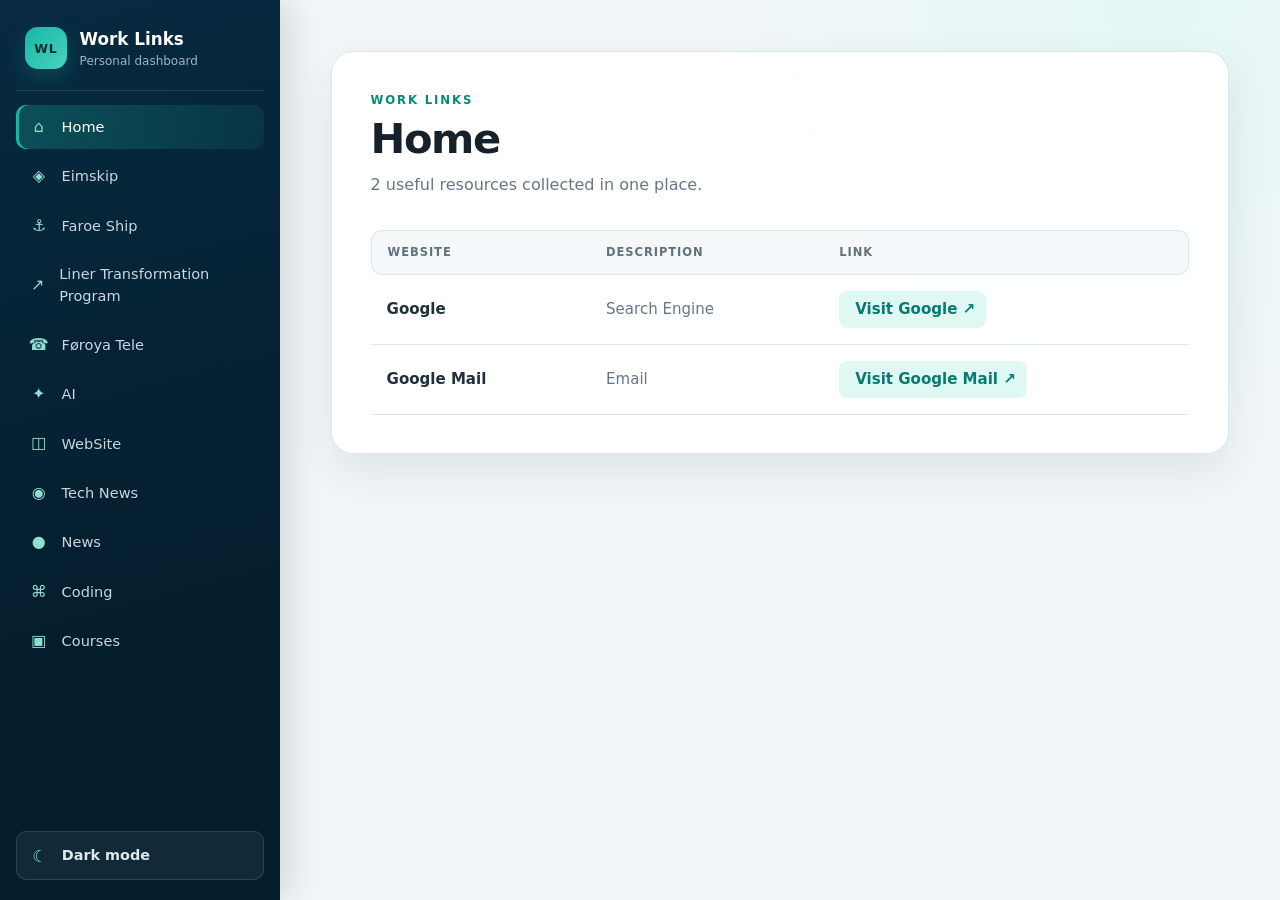
<file: index.html>
<!DOCTYPE html>

<html lang="en">
<head>
<meta charset="utf-8"/>
<meta content="width=device-width,initial-scale=1" name="viewport"/>
<link href="css/style.css" rel="stylesheet"/>
<title>Work links — Home</title>
<meta content="#072a40" name="theme-color"/></head>
<body>
<header class="mobile-header">
    <a class="mobile-brand" href="index.html">Work Links</a>
    <button aria-controls="sidebar" aria-expanded="false" aria-label="Open navigation" class="menu-toggle" type="button">☰</button>
</header>
<nav aria-label="Main navigation" class="sidebar" id="sidebar">
    <div class="sidebar-brand"><span aria-hidden="true" class="brand-mark">WL</span><span><strong>Work Links</strong>
        <small>Personal dashboard</small></span>
    </div>
<a href="index.html"><span aria-hidden="true" class="nav-icon">⌂</span>Home</a>
<a href="eimskip.html"><span aria-hidden="true" class="nav-icon">◈</span>Eimskip</a>
<a href="faroeship.html"><span aria-hidden="true" class="nav-icon">⚓</span>Faroe Ship</a>
<a href="ltp.html"><span aria-hidden="true" class="nav-icon">↗</span>Liner Transformation Program</a>
<a href="ft.html"><span aria-hidden="true" class="nav-icon">☎</span>Føroya Tele</a>
<a href="ai.html"><span aria-hidden="true" class="nav-icon">✦</span>AI</a>
<a href="website.html"><span aria-hidden="true" class="nav-icon">◫</span>WebSite</a>
<a href="technews.html"><span aria-hidden="true" class="nav-icon">◉</span>Tech News</a>
<a href="news.html"><span aria-hidden="true" class="nav-icon">●</span>News</a>
<a href="code.html"><span aria-hidden="true" class="nav-icon">⌘</span>Coding</a>
<a href="courses.html"><span aria-hidden="true" class="nav-icon">▣</span>Courses</a>
<!--<a href="productmanagement.html"><span aria-hidden="true" class="nav-icon">◆</span>Product Management</a>-->
</nav><main class="main-content"><div class="content-card" id="content">
<p class="eyebrow">WORK LINKS</p><h2>Home</h2><p class="page-intro">2 useful resources collected in one place.</p>
<table class="table table-striped">
<thead>
<tr>
<th>Website</th>
<th>Description</th>
<th>Link</th>
</tr>
</thead>
<tbody>
<tr>
<td>Google</td>
<td>Search Engine</td>
<td><a class="visit-link" href="https://www.google.com" rel="noopener noreferrer" target="_blank"><i class="fas fa-search"></i> Visit Google  ↗</a></td>
</tr>
<tr>
<td>Google Mail</td>
<td>Email</td>
<td><a class="visit-link" href="https://mail.google.com" rel="noopener noreferrer" target="_blank"><i class="fas fa-search"></i> Visit Google Mail  ↗</a></td>
</tr>
</tbody>
</table>
</div></main>

<script src="js/nav-active.js"></script>
</body>
</html>
</file>
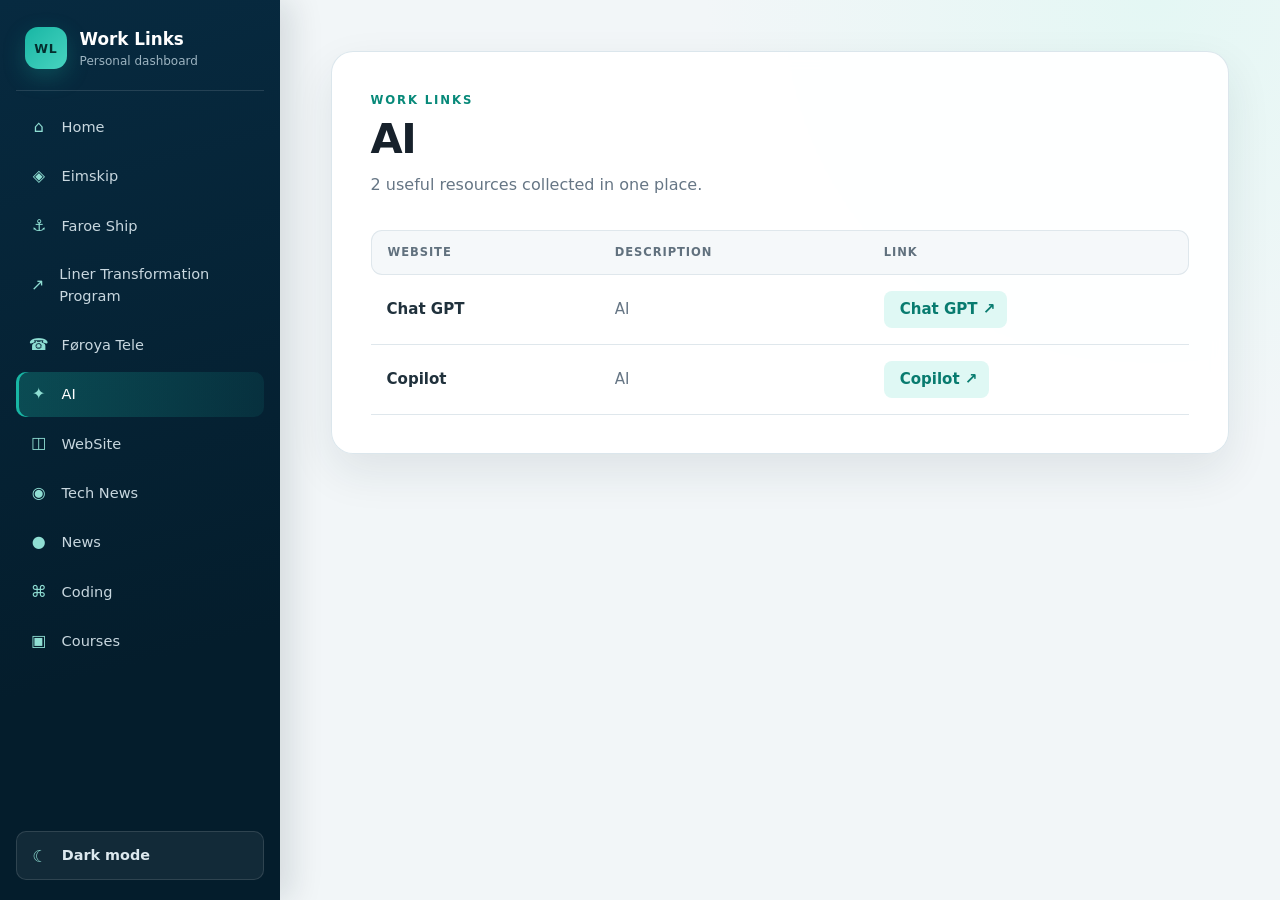
<file: ai.html>
<!DOCTYPE html>

<html lang="en">
<head>
<meta charset="utf-8"/>
<meta content="width=device-width,initial-scale=1" name="viewport"/>
<link href="css/style.css" rel="stylesheet"/>
<title>Work links — AI</title>
<meta content="#072a40" name="theme-color"/></head>
<body>
<header class="mobile-header"><a class="mobile-brand" href="index.html">Work Links</a><button aria-controls="sidebar" aria-expanded="false" aria-label="Open navigation" class="menu-toggle" type="button">☰</button></header><nav aria-label="Main navigation" class="sidebar" id="sidebar"><div class="sidebar-brand"><span aria-hidden="true" class="brand-mark">WL</span><span><strong>Work Links</strong><small>Personal dashboard</small></span></div>
<a href="index.html"><span aria-hidden="true" class="nav-icon">⌂</span>Home</a>
<a href="eimskip.html"><span aria-hidden="true" class="nav-icon">◈</span>Eimskip</a>
<a href="faroeship.html"><span aria-hidden="true" class="nav-icon">⚓</span>Faroe Ship</a>
<a href="ltp.html"><span aria-hidden="true" class="nav-icon">↗</span>Liner Transformation Program</a>
<a href="ft.html"><span aria-hidden="true" class="nav-icon">☎</span>Føroya Tele</a>
<a href="ai.html"><span aria-hidden="true" class="nav-icon">✦</span>AI</a>
<a href="website.html"><span aria-hidden="true" class="nav-icon">◫</span>WebSite</a>
<a href="technews.html"><span aria-hidden="true" class="nav-icon">◉</span>Tech News</a>
<a href="news.html"><span aria-hidden="true" class="nav-icon">●</span>News</a>
<a href="code.html"><span aria-hidden="true" class="nav-icon">⌘</span>Coding</a>
<a href="courses.html"><span aria-hidden="true" class="nav-icon">▣</span>Courses</a>
<!--<a href="productmanagement.html"><span aria-hidden="true" class="nav-icon">◆</span>Product Management</a>-->
</nav><main class="main-content"><div class="content-card" id="content">
<p class="eyebrow">WORK LINKS</p><h2>AI</h2><p class="page-intro">2 useful resources collected in one place.</p>
<table class="table table-striped">
<thead>
<tr><th>Website</th><th>Description</th><th>Link</th></tr>
</thead>
<tbody>
<tr>
<td>Chat GPT</td>
<td>AI</td>
<td><a class="visit-link" href="https://chatgpt.com/" rel="noopener noreferrer" target="_blank"><i class="fas fa-search"></i> Chat GPT  ↗</a></td>
</tr>
<tr>
<td>Copilot</td>
<td>AI</td>
<td><a class="visit-link" href="https://copilot.cloud.microsoft/?auth=2" rel="noopener noreferrer" target="_blank"><i class="fas fa-search"></i> Copilot  ↗</a></td>
</tr>
</tbody>
</table>
</div></main>

<script src="js/nav-active.js"></script>
</body>
</html>
</file>
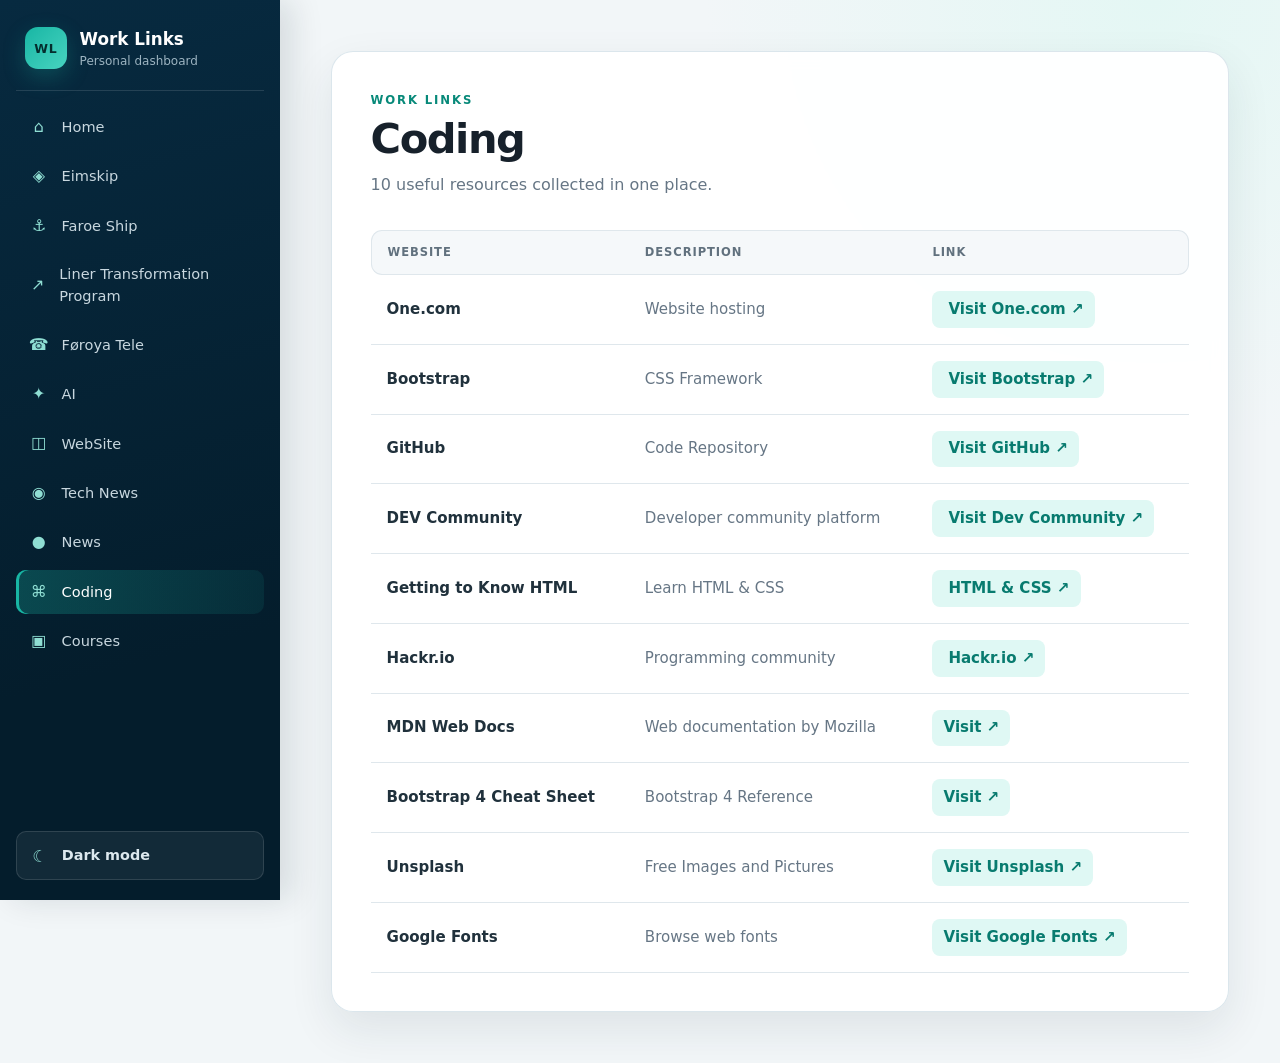
<file: code.html>
<!DOCTYPE html>

<html lang="en">
<head>
<meta charset="utf-8"/>
<meta content="width=device-width,initial-scale=1" name="viewport"/>
<link href="css/style.css" rel="stylesheet"/>
<title>Work links — Coding</title>
<meta content="#072a40" name="theme-color"/></head>
<body>
<header class="mobile-header"><a class="mobile-brand" href="index.html">Work Links</a><button aria-controls="sidebar" aria-expanded="false" aria-label="Open navigation" class="menu-toggle" type="button">☰</button></header><nav aria-label="Main navigation" class="sidebar" id="sidebar"><div class="sidebar-brand"><span aria-hidden="true" class="brand-mark">WL</span><span><strong>Work Links</strong><small>Personal dashboard</small></span></div>
<a href="index.html"><span aria-hidden="true" class="nav-icon">⌂</span>Home</a>
<a href="eimskip.html"><span aria-hidden="true" class="nav-icon">◈</span>Eimskip</a>
<a href="faroeship.html"><span aria-hidden="true" class="nav-icon">⚓</span>Faroe Ship</a>
<a href="ltp.html"><span aria-hidden="true" class="nav-icon">↗</span>Liner Transformation Program</a>
<a href="ft.html"><span aria-hidden="true" class="nav-icon">☎</span>Føroya Tele</a>
<a href="ai.html"><span aria-hidden="true" class="nav-icon">✦</span>AI</a>
<a href="website.html"><span aria-hidden="true" class="nav-icon">◫</span>WebSite</a>
<a href="technews.html"><span aria-hidden="true" class="nav-icon">◉</span>Tech News</a>
<a href="news.html"><span aria-hidden="true" class="nav-icon">●</span>News</a>
<a href="code.html"><span aria-hidden="true" class="nav-icon">⌘</span>Coding</a>
<a href="courses.html"><span aria-hidden="true" class="nav-icon">▣</span>Courses</a>
<!--<a href="productmanagement.html"><span aria-hidden="true" class="nav-icon">◆</span>Product Management</a>-->
</nav><main class="main-content"><div class="content-card" id="content">
<p class="eyebrow">WORK LINKS</p><h2>Coding</h2><p class="page-intro">10 useful resources collected in one place.</p>
<table class="table table-striped">
<thead>
<tr><th>Website</th><th>Description</th><th>Link</th></tr>
</thead>
<tbody>
<tr>
<td>One.com</td>
<td>Website hosting</td>
<td><a class="visit-link" href="https://www.one.com" rel="noopener noreferrer" target="_blank"><i class="fas fa-search"></i> Visit One.com  ↗</a></td>
</tr>
<tr>
<td>Bootstrap</td>
<td>CSS Framework</td>
<td><a class="visit-link" href="https://getbootstrap.com" rel="noopener noreferrer" target="_blank"><i class="fab fa-bootstrap"></i> Visit Bootstrap  ↗</a></td>
</tr>
<tr>
<td>GitHub</td>
<td>Code Repository</td>
<td><a class="visit-link" href="https://github.com" rel="noopener noreferrer" target="_blank"><i class="fab fa-github"></i> Visit GitHub  ↗</a></td>
</tr>
<tr>
<td>DEV Community</td>
<td>Developer community platform</td>
<td><a class="visit-link" href="https://dev.to" rel="noopener noreferrer" target="_blank"><i class="fab fa-dev"></i> Visit Dev Community  ↗</a></td>
</tr>
<tr>
<td>Getting to Know HTML</td>
<td>Learn HTML &amp; CSS</td>
<td><a class="visit-link" href="http://learn.shayhowe.com/html-css/getting-to-know-html/" rel="noopener noreferrer" target="_blank"><i class="fas fa-laptop-code"></i> HTML &amp; CSS  ↗</a></td>
</tr>
<tr>
<td>Hackr.io</td>
<td>Programming community</td>
<td><a class="visit-link" href="https://hackr.io/" rel="noopener noreferrer" target="_blank"><i class="fab fa-hacker-news"></i> Hackr.io  ↗</a></td>
</tr>
<tr>
<td>MDN Web Docs</td>
<td>Web documentation by Mozilla</td>
<td><a class="visit-link" href="https://developer.mozilla.org/" rel="noopener noreferrer" target="_blank">Visit  ↗</a></td>
</tr>
<tr>
<td>Bootstrap 4 Cheat Sheet</td>
<td>Bootstrap 4 Reference</td>
<td><a class="visit-link" href="http://hackerthemes.com/bootstrap-cheatsheet/" rel="noopener noreferrer" target="_blank">Visit  ↗</a></td>
</tr>
<tr>
<td>Unsplash</td>
<td>Free Images and Pictures</td>
<td><a class="visit-link" href="https://unsplash.com/" rel="noopener noreferrer" target="_blank">Visit Unsplash  ↗</a></td>
</tr>
<tr>
<td>Google Fonts</td>
<td>Browse web fonts</td>
<td><a class="visit-link" href="https://fonts.google.com/" rel="noopener noreferrer" target="_blank">Visit Google Fonts  ↗</a></td>
</tr>
</tbody>
</table>
</div></main>

<script src="js/nav-active.js"></script>
</body>
</html>
</file>
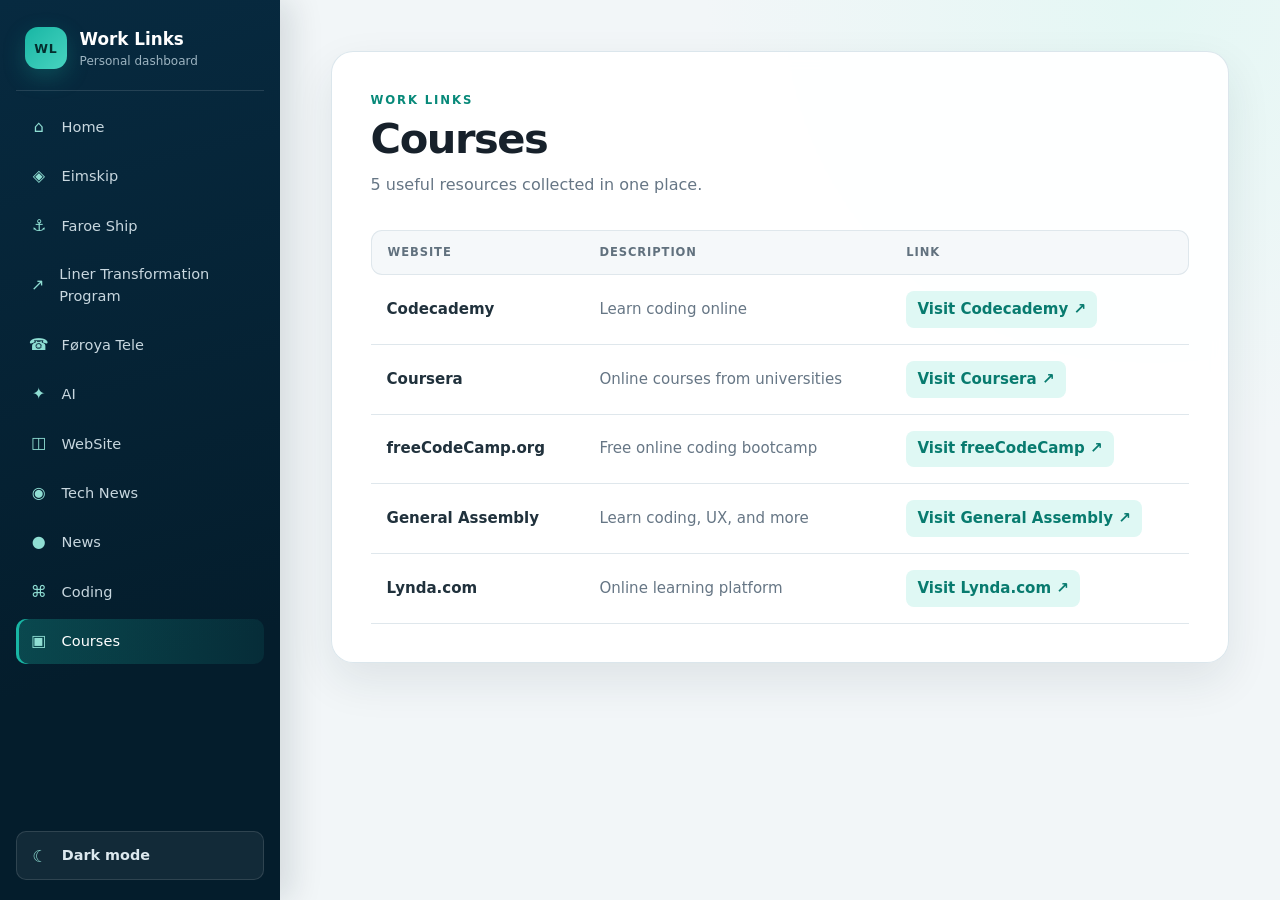
<file: courses.html>
<!DOCTYPE html>

<html lang="en">
<head>
<meta charset="utf-8"/>
<meta content="width=device-width,initial-scale=1" name="viewport"/>
<link href="css/style.css" rel="stylesheet"/>
<title>Work links — Courses</title>
<meta content="#072a40" name="theme-color"/></head>
<body>
<header class="mobile-header"><a class="mobile-brand" href="index.html">Work Links</a><button aria-controls="sidebar" aria-expanded="false" aria-label="Open navigation" class="menu-toggle" type="button">☰</button></header><nav aria-label="Main navigation" class="sidebar" id="sidebar"><div class="sidebar-brand"><span aria-hidden="true" class="brand-mark">WL</span><span><strong>Work Links</strong><small>Personal dashboard</small></span></div>
<a href="index.html"><span aria-hidden="true" class="nav-icon">⌂</span>Home</a>
<a href="eimskip.html"><span aria-hidden="true" class="nav-icon">◈</span>Eimskip</a>
<a href="faroeship.html"><span aria-hidden="true" class="nav-icon">⚓</span>Faroe Ship</a>
<a href="ltp.html"><span aria-hidden="true" class="nav-icon">↗</span>Liner Transformation Program</a>
<a href="ft.html"><span aria-hidden="true" class="nav-icon">☎</span>Føroya Tele</a>
<a href="ai.html"><span aria-hidden="true" class="nav-icon">✦</span>AI</a>
<a href="website.html"><span aria-hidden="true" class="nav-icon">◫</span>WebSite</a>
<a href="technews.html"><span aria-hidden="true" class="nav-icon">◉</span>Tech News</a>
<a href="news.html"><span aria-hidden="true" class="nav-icon">●</span>News</a>
<a href="code.html"><span aria-hidden="true" class="nav-icon">⌘</span>Coding</a>
<a href="courses.html"><span aria-hidden="true" class="nav-icon">▣</span>Courses</a>
<!--<a href="productmanagement.html"><span aria-hidden="true" class="nav-icon">◆</span>Product Management</a>-->
</nav><main class="main-content"><div class="content-card" id="content">
<p class="eyebrow">WORK LINKS</p><h2>Courses</h2><p class="page-intro">5 useful resources collected in one place.</p>
<table class="table table-striped">
<thead>
<tr><th>Website</th><th>Description</th><th>Link</th></tr>
</thead>
<tbody>
<tr><td>Codecademy</td><td>Learn coding online</td><td><a class="visit-link" href="https://www.codecademy.com/login" rel="noopener noreferrer" target="_blank">Visit Codecademy  ↗</a></td></tr>
<tr><td>Coursera</td><td>Online courses from universities</td><td><a class="visit-link" href="https://www.coursera.org/" rel="noopener noreferrer" target="_blank">Visit Coursera  ↗</a></td></tr>
<tr><td>freeCodeCamp.org</td><td>Free online coding bootcamp</td><td><a class="visit-link" href="https://www.freecodecamp.org/" rel="noopener noreferrer" target="_blank">Visit freeCodeCamp  ↗</a></td></tr>
<tr><td>General Assembly</td><td>Learn coding, UX, and more</td><td><a class="visit-link" href="https://generalassemb.ly/" rel="noopener noreferrer" target="_blank">Visit General Assembly  ↗</a></td></tr>
<tr><td>Lynda.com</td><td>Online learning platform</td><td><a class="visit-link" href="http://www.lynda.com/member" rel="noopener noreferrer" target="_blank">Visit Lynda.com  ↗</a></td></tr>
</tbody>
</table>
</div></main>

<script src="js/nav-active.js"></script>
</body>
</html>
</file>
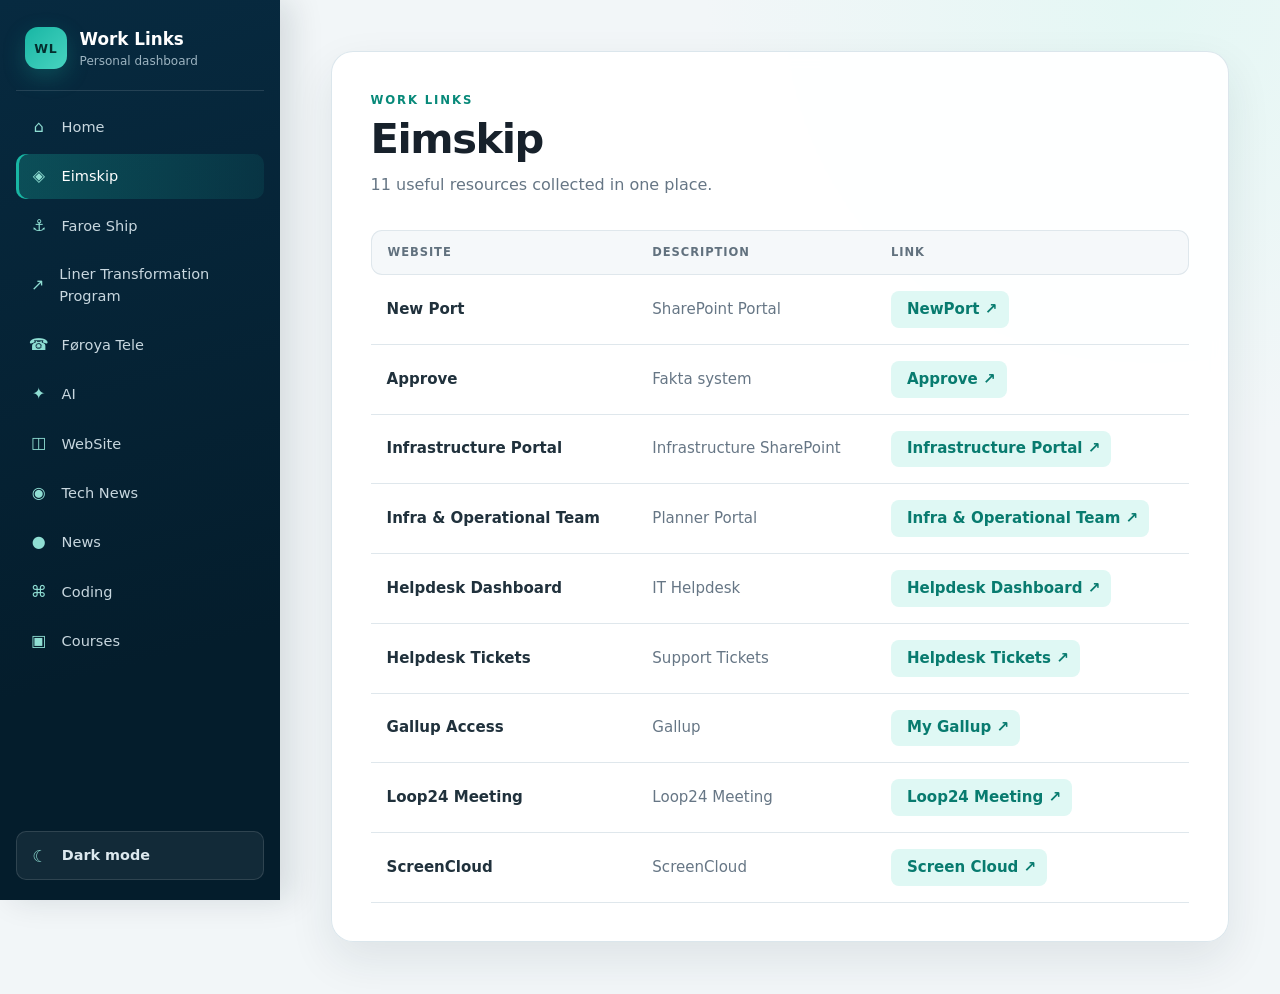
<file: eimskip.html>
<!DOCTYPE html>

<html lang="en">
<head>
<meta charset="utf-8"/>
<meta content="width=device-width,initial-scale=1" name="viewport"/>
<link href="css/style.css" rel="stylesheet"/>
<title>Work links — Eimskip</title>
<meta content="#072a40" name="theme-color"/></head>
<body>
<header class="mobile-header"><a class="mobile-brand" href="index.html">Work Links</a><button aria-controls="sidebar" aria-expanded="false" aria-label="Open navigation" class="menu-toggle" type="button">☰</button></header><nav aria-label="Main navigation" class="sidebar" id="sidebar"><div class="sidebar-brand"><span aria-hidden="true" class="brand-mark">WL</span><span><strong>Work Links</strong><small>Personal dashboard</small></span></div>
<a href="index.html"><span aria-hidden="true" class="nav-icon">⌂</span>Home</a>
<a href="eimskip.html"><span aria-hidden="true" class="nav-icon">◈</span>Eimskip</a>
<a href="faroeship.html"><span aria-hidden="true" class="nav-icon">⚓</span>Faroe Ship</a>
<a href="ltp.html"><span aria-hidden="true" class="nav-icon">↗</span>Liner Transformation Program</a>
<a href="ft.html"><span aria-hidden="true" class="nav-icon">☎</span>Føroya Tele</a>
<a href="ai.html"><span aria-hidden="true" class="nav-icon">✦</span>AI</a>
<a href="website.html"><span aria-hidden="true" class="nav-icon">◫</span>WebSite</a>
<a href="technews.html"><span aria-hidden="true" class="nav-icon">◉</span>Tech News</a>
<a href="news.html"><span aria-hidden="true" class="nav-icon">●</span>News</a>
<a href="code.html"><span aria-hidden="true" class="nav-icon">⌘</span>Coding</a>
<a href="courses.html"><span aria-hidden="true" class="nav-icon">▣</span>Courses</a>
<!--<a href="productmanagement.html"><span aria-hidden="true" class="nav-icon">◆</span>Product Management</a>-->
</nav><main class="main-content"><div class="content-card" id="content">
<p class="eyebrow">WORK LINKS</p><h2>Eimskip</h2><p class="page-intro">11 useful resources collected in one place.</p>
<table class="table table-striped">
<thead>
<tr><th>Website</th><th>Description</th><th>Link</th></tr>
</thead>
<tbody>
<tr>
<td>New Port</td>
<td>SharePoint Portal</td>
<td><a class="visit-link" href="https://eimskipis.sharepoint.com/" rel="noopener noreferrer" target="_blank"><i class="fas fa-search"></i> NewPort  ↗</a></td>
</tr>
<!--<tr>
<td>Workplace</td>
<td>Workplace Portal</td>
<td><a class="visit-link" href="https://eimskip.workplace.com/" rel="noopener noreferrer" target="_blank"><i class="fas fa-search"></i> Workplace  ↗</a></td>
</tr>-->
<tr>
<td>Approve</td>
<td>Fakta system</td>
<td><a class="visit-link" href="https://approve.eimskip.net/" rel="noopener noreferrer" target="_blank"><i class="fas fa-search"></i> Approve  ↗</a></td>
</tr>
<tr>
<td>Infrastructure Portal</td>
<td>Infrastructure SharePoint</td>
<td><a class="visit-link" href="https://eimskipis.sharepoint.com/sites/InfrastructurePortal" rel="noopener noreferrer" target="_blank"><i class="fas fa-search"></i> Infrastructure Portal  ↗</a></td>
</tr>
<tr>
<td>Infra &amp; Operational Team</td>
<td>Planner Portal</td>
<td><a class="visit-link" href="https://planner.cloud.microsoft/eimskipis.onmicrosoft.com/en-US/Home/Planner" rel="noopener noreferrer" target="_blank"><i class="fas fa-search"></i> Infra &amp; Operational Team  ↗</a></td>
</tr>
<tr>
<!--<td>Auvik</td>
<td>Network Management</td>
<td><a class="visit-link" href="https://auth.auvik.com/login/login.htm" rel="noopener noreferrer" target="_blank"><i class="fas fa-search"></i> Auvik  ↗</a></td>
</tr>-->
<tr>
<td>Helpdesk Dashboard</td>
<td>IT Helpdesk</td>
<td><a class="visit-link" href="https://eimskip.freshservice.com/a/dashboard/default" rel="noopener noreferrer" target="_blank"><i class="fas fa-search"></i> Helpdesk Dashboard  ↗</a></td>
</tr>
<tr>
<td>Helpdesk Tickets</td>
<td>Support Tickets</td>
<td><a class="visit-link" href="https://eimskip.freshservice.com/support/home" rel="noopener noreferrer" target="_blank"><i class="fas fa-search"></i> Helpdesk Tickets  ↗</a></td>
</tr>
<tr>
<td>Gallup Access</td>
<td>Gallup</td>
<td><a class="visit-link" href="https://my.gallup.com/" rel="noopener noreferrer" target="_blank"><i class="fas fa-search"></i> My Gallup  ↗</a></td>
</tr>
<tr>
<td>Loop24 Meeting</td>
<td>Loop24 Meeting</td>
<td><a class="visit-link" href="https://lm.roomconfig.com/" rel="noopener noreferrer" target="_blank"><i class="fas fa-search"></i> Loop24 Meeting  ↗</a></td>
</tr>
<tr>
<td>ScreenCloud</td>
<td>ScreenCloud</td>
<td><a class="visit-link" href="https://auth.screencloud.com/login" rel="noopener noreferrer" target="_blank"><i class="fas fa-search"></i> Screen Cloud  ↗</a></td>
</tr>
</tbody>
</table>
</div></main>

<script src="js/nav-active.js"></script>
</body>
</html>
</file>
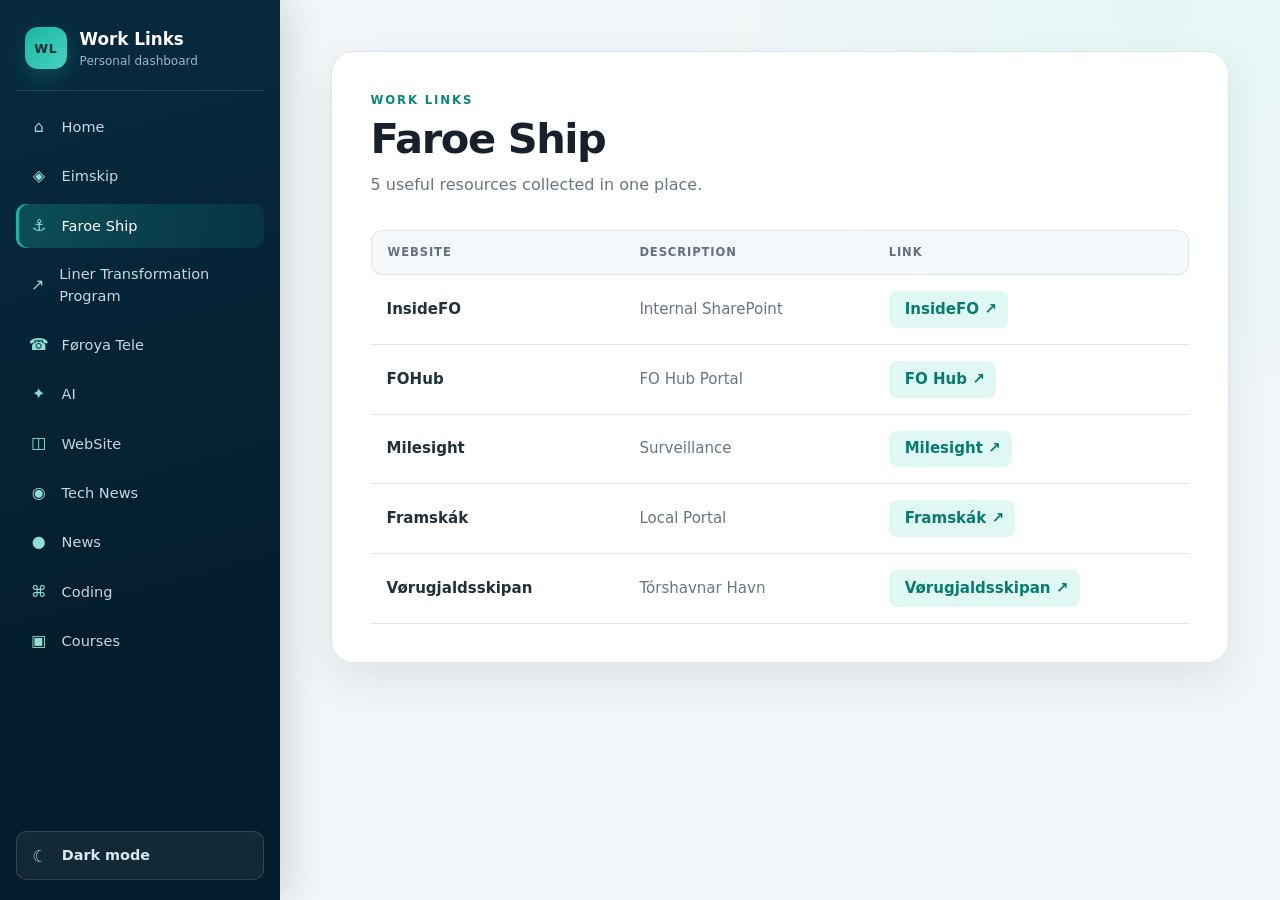
<file: faroeship.html>
<!DOCTYPE html>

<html lang="en">
<head>
<meta charset="utf-8"/>
<meta content="width=device-width,initial-scale=1" name="viewport"/>
<link href="css/style.css" rel="stylesheet"/>
<title>Work links — Faroe Ship</title>
<meta content="#072a40" name="theme-color"/></head>
<body>
<header class="mobile-header"><a class="mobile-brand" href="index.html">Work Links</a><button aria-controls="sidebar" aria-expanded="false" aria-label="Open navigation" class="menu-toggle" type="button">☰</button></header><nav aria-label="Main navigation" class="sidebar" id="sidebar"><div class="sidebar-brand"><span aria-hidden="true" class="brand-mark">WL</span><span><strong>Work Links</strong><small>Personal dashboard</small></span></div>
<a href="index.html"><span aria-hidden="true" class="nav-icon">⌂</span>Home</a>
<a href="eimskip.html"><span aria-hidden="true" class="nav-icon">◈</span>Eimskip</a>
<a href="faroeship.html"><span aria-hidden="true" class="nav-icon">⚓</span>Faroe Ship</a>
<a href="ltp.html"><span aria-hidden="true" class="nav-icon">↗</span>Liner Transformation Program</a>
<a href="ft.html"><span aria-hidden="true" class="nav-icon">☎</span>Føroya Tele</a>
<a href="ai.html"><span aria-hidden="true" class="nav-icon">✦</span>AI</a>
<a href="website.html"><span aria-hidden="true" class="nav-icon">◫</span>WebSite</a>
<a href="technews.html"><span aria-hidden="true" class="nav-icon">◉</span>Tech News</a>
<a href="news.html"><span aria-hidden="true" class="nav-icon">●</span>News</a>
<a href="code.html"><span aria-hidden="true" class="nav-icon">⌘</span>Coding</a>
<a href="courses.html"><span aria-hidden="true" class="nav-icon">▣</span>Courses</a>
<!--<a href="productmanagement.html"><span aria-hidden="true" class="nav-icon">◆</span>Product Management</a>-->
</nav><main class="main-content"><div class="content-card" id="content">
<p class="eyebrow">WORK LINKS</p><h2>Faroe Ship</h2><p class="page-intro">5 useful resources collected in one place.</p>
<table class="table table-striped">
<thead>
<tr><th>Website</th><th>Description</th><th>Link</th></tr>
</thead>
<tbody>
<tr>
<td>InsideFO</td>
<td>Internal SharePoint</td>
<td><a class="visit-link" href="https://eimskipis.sharepoint.com/sites/InsideFO" rel="noopener noreferrer" target="_blank"><i class="fas fa-search"></i> InsideFO  ↗</a></td>
</tr>
<tr>
<td>FOHub</td>
<td>FO Hub Portal</td>
<td><a class="visit-link" href="https://eimskipis.sharepoint.com/sites/FOHub" rel="noopener noreferrer" target="_blank"><i class="fas fa-search"></i> FO Hub  ↗</a></td>
</tr>
<tr>
<td>Milesight</td>
<td>Surveillance</td>
<td><a class="visit-link" href="http://10.8.154.150/" rel="noopener noreferrer" target="_blank"><i class="fas fa-search"></i> Milesight  ↗</a></td>
</tr>
<tr>
<td>Framskák</td>
<td>Local Portal</td>
<td><a class="visit-link" href="https://framskak.fo/" rel="noopener noreferrer" target="_blank"><i class="fas fa-search"></i> Framskák  ↗</a></td>
</tr>
<tr>
<td>Vørugjaldsskipan</td>
<td>Tórshavnar Havn</td>
<td><a class="visit-link" href="https://vg.torshavn.fo/login" rel="noopener noreferrer" target="_blank"><i class="fas fa-search"></i> Vørugjaldsskipan  ↗</a></td>
</tr>
</tbody>
</table>
</div></main>

<script src="js/nav-active.js"></script>
</body>
</html>
</file>
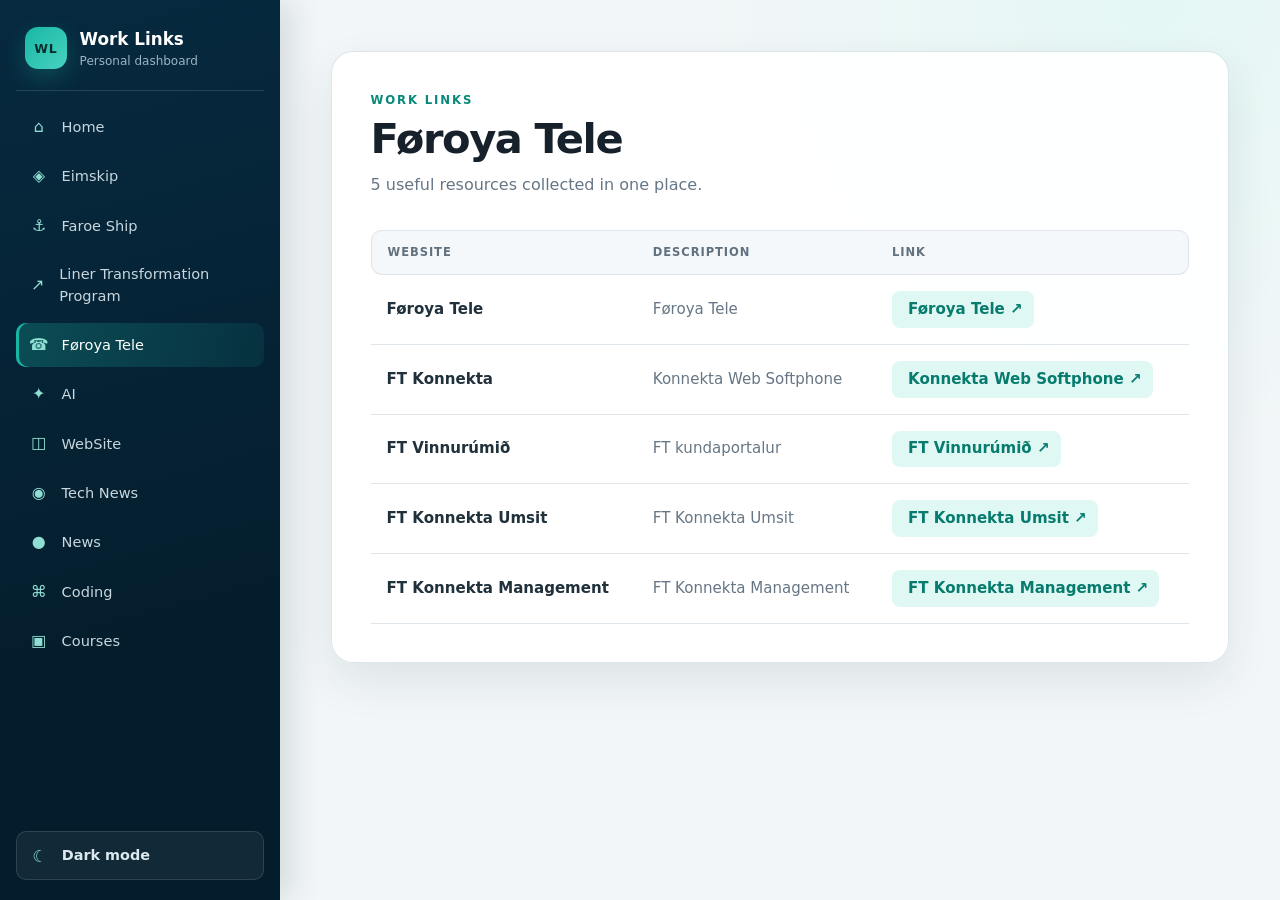
<file: ft.html>
<!DOCTYPE html>

<html lang="en">
<head>
<meta charset="utf-8"/>
<meta content="width=device-width,initial-scale=1" name="viewport"/>
<link href="css/style.css" rel="stylesheet"/>
<title>Work links — Føroya Tele</title>
<meta content="#072a40" name="theme-color"/></head>
<body>
<header class="mobile-header"><a class="mobile-brand" href="index.html">Work Links</a><button aria-controls="sidebar" aria-expanded="false" aria-label="Open navigation" class="menu-toggle" type="button">☰</button></header><nav aria-label="Main navigation" class="sidebar" id="sidebar"><div class="sidebar-brand"><span aria-hidden="true" class="brand-mark">WL</span><span><strong>Work Links</strong><small>Personal dashboard</small></span></div>
<a href="index.html"><span aria-hidden="true" class="nav-icon">⌂</span>Home</a>
<a href="eimskip.html"><span aria-hidden="true" class="nav-icon">◈</span>Eimskip</a>
<a href="faroeship.html"><span aria-hidden="true" class="nav-icon">⚓</span>Faroe Ship</a>
<a href="ltp.html"><span aria-hidden="true" class="nav-icon">↗</span>Liner Transformation Program</a>
<a href="ft.html"><span aria-hidden="true" class="nav-icon">☎</span>Føroya Tele</a>
<a href="ai.html"><span aria-hidden="true" class="nav-icon">✦</span>AI</a>
<a href="website.html"><span aria-hidden="true" class="nav-icon">◫</span>WebSite</a>
<a href="technews.html"><span aria-hidden="true" class="nav-icon">◉</span>Tech News</a>
<a href="news.html"><span aria-hidden="true" class="nav-icon">●</span>News</a>
<a href="code.html"><span aria-hidden="true" class="nav-icon">⌘</span>Coding</a>
<a href="courses.html"><span aria-hidden="true" class="nav-icon">▣</span>Courses</a>
<!--<a href="productmanagement.html"><span aria-hidden="true" class="nav-icon">◆</span>Product Management</a>-->
</nav><main class="main-content"><div class="content-card" id="content">
<p class="eyebrow">WORK LINKS</p><h2>Føroya Tele</h2><p class="page-intro">5 useful resources collected in one place.</p>
<table class="table table-striped">
<thead>
<tr><th>Website</th><th>Description</th><th>Link</th></tr>
</thead>
<tbody>
<tr>
<td>Føroya Tele</td>
<td>Føroya Tele</td>
<td><a class="visit-link" href="https://www.ft.fo/" rel="noopener noreferrer" target="_blank"><i class="fas fa-search"></i> Føroya Tele  ↗</a></td>
</tr>
<tr>
<td>FT Konnekta</td>
<td>Konnekta Web Softphone</td>
<td><a class="visit-link" href="https://innrita.konnekta.ft.fo" rel="noopener noreferrer" target="_blank"><i class="fas fa-search"></i> Konnekta Web Softphone  ↗</a></td>
</tr>
<tr>
<td>FT Vinnurúmið</td>
<td>FT kundaportalur</td>
<td><a class="visit-link" href="https://vinna.ft.fo/Account/Login" rel="noopener noreferrer" target="_blank"><i class="fas fa-search"></i> FT Vinnurúmið  ↗</a></td>
</tr>
<tr>
<td>FT Konnekta Umsit</td>
<td>FT Konnekta Umsit</td>
<td><a class="visit-link" href="https://umsit.konnekta.ft.fo/dashboard" rel="noopener noreferrer" target="_blank"><i class="fas fa-search"></i> FT Konnekta Umsit  ↗</a></td>
</tr>
<tr>
<td>FT Konnekta Management</td>
<td>FT Konnekta Management</td>
<td><a class="visit-link" href="https://konnekta.ft.fo/login" rel="noopener noreferrer" target="_blank"><i class="fas fa-search"></i> FT Konnekta Management  ↗</a></td>
</tr>
</tbody>
</table>
</div></main>

<script src="js/nav-active.js"></script>
</body>
</html>
</file>
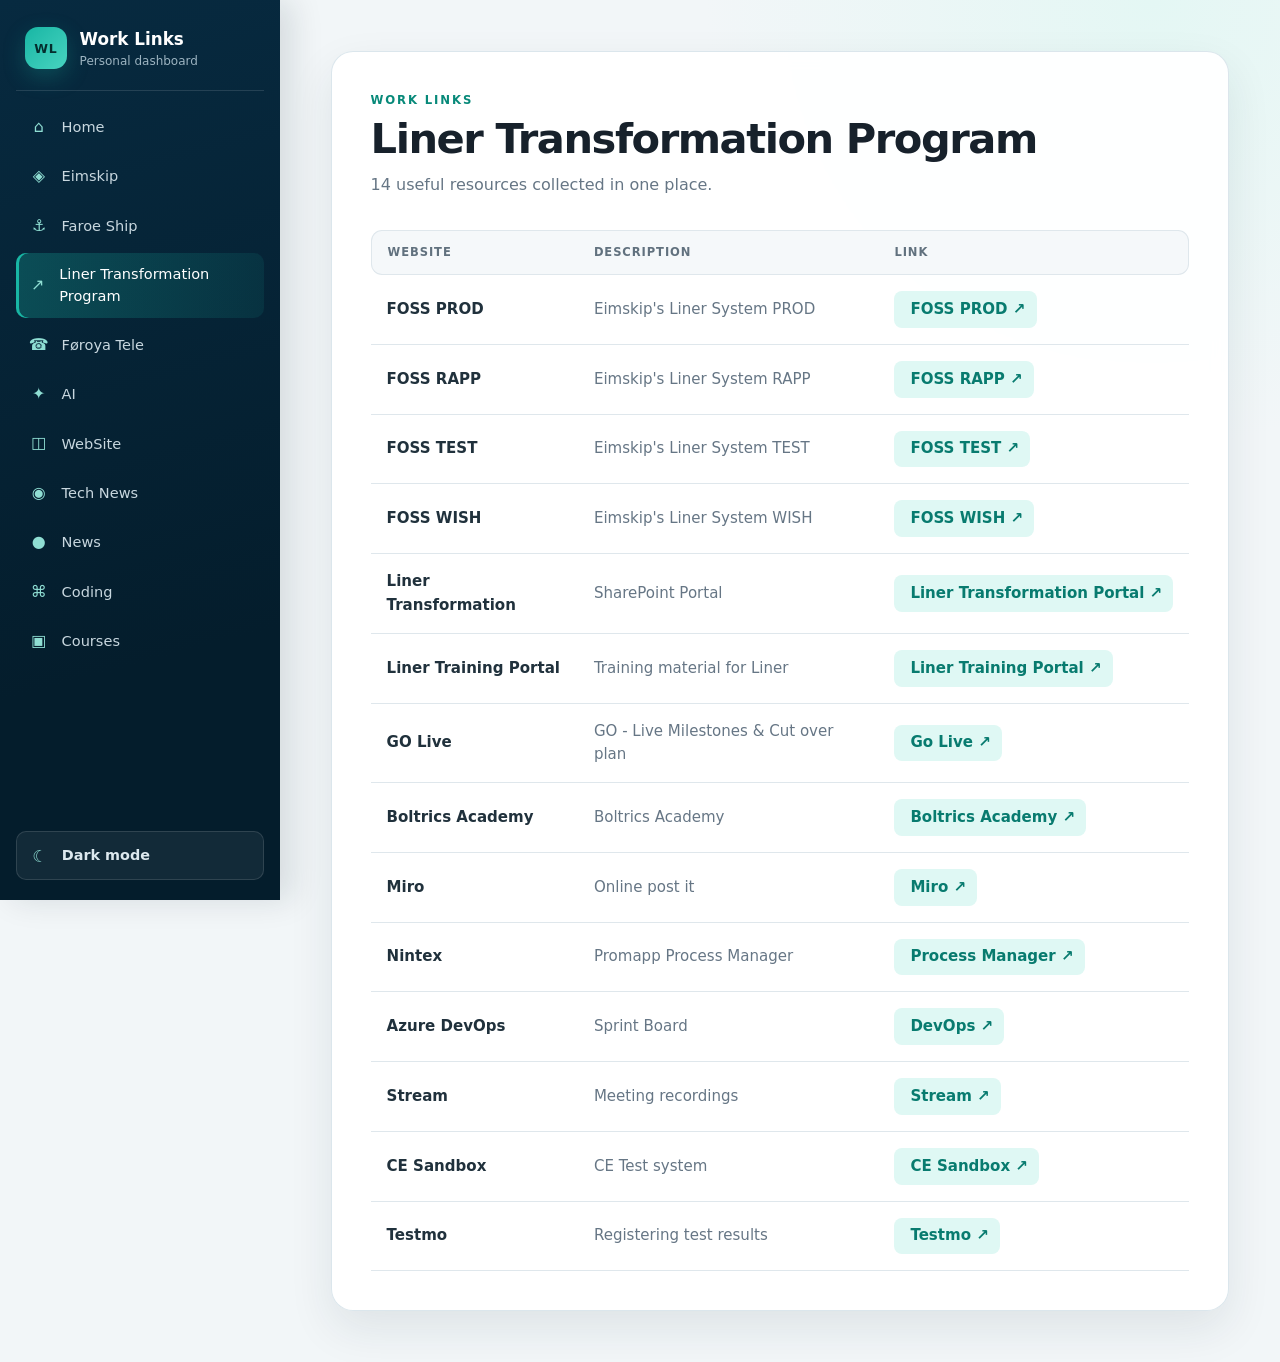
<file: ltp.html>
<!DOCTYPE html>

<html lang="en">
<head>
<meta charset="utf-8"/>
<meta content="width=device-width,initial-scale=1" name="viewport"/>
<link href="css/style.css" rel="stylesheet"/>
<title>Work links — Liner Transformation Program</title>
<meta content="#072a40" name="theme-color"/></head>
<body>
<header class="mobile-header"><a class="mobile-brand" href="index.html">Work Links</a><button aria-controls="sidebar" aria-expanded="false" aria-label="Open navigation" class="menu-toggle" type="button">☰</button></header><nav aria-label="Main navigation" class="sidebar" id="sidebar"><div class="sidebar-brand"><span aria-hidden="true" class="brand-mark">WL</span><span><strong>Work Links</strong><small>Personal dashboard</small></span></div>
<a href="index.html"><span aria-hidden="true" class="nav-icon">⌂</span>Home</a>
<a href="eimskip.html"><span aria-hidden="true" class="nav-icon">◈</span>Eimskip</a>
<a href="faroeship.html"><span aria-hidden="true" class="nav-icon">⚓</span>Faroe Ship</a>
<a href="ltp.html"><span aria-hidden="true" class="nav-icon">↗</span>Liner Transformation Program</a>
<a href="ft.html"><span aria-hidden="true" class="nav-icon">☎</span>Føroya Tele</a>
<a href="ai.html"><span aria-hidden="true" class="nav-icon">✦</span>AI</a>
<a href="website.html"><span aria-hidden="true" class="nav-icon">◫</span>WebSite</a>
<a href="technews.html"><span aria-hidden="true" class="nav-icon">◉</span>Tech News</a>
<a href="news.html"><span aria-hidden="true" class="nav-icon">●</span>News</a>
<a href="code.html"><span aria-hidden="true" class="nav-icon">⌘</span>Coding</a>
<a href="courses.html"><span aria-hidden="true" class="nav-icon">▣</span>Courses</a>
<!--<a href="productmanagement.html"><span aria-hidden="true" class="nav-icon">◆</span>Product Management</a>-->
</nav><main class="main-content"><div class="content-card" id="content">
<p class="eyebrow">WORK LINKS</p><h2>Liner Transformation Program</h2><p class="page-intro">14 useful resources collected in one place.</p>
<table class="table table-striped">
<thead>
<tr><th>Website</th><th>Description</th><th>Link</th></tr>
</thead>
<tbody>
<tr>
<td>FOSS PROD</td>
<td>Eimskip's Liner System PROD</td>
<td><a class="visit-link" href="https://businesscentral.dynamics.com/a464c80a-8266-4c61-ab59-5a7291fe864d/PROD-371" rel="noopener noreferrer" target="_blank"><i class="fas fa-search"></i> FOSS PROD  ↗</a></td>
</tr>
<tr>
<td>FOSS RAPP</td>
<td>Eimskip's Liner System RAPP</td>
<td><a class="visit-link" href="https://businesscentral.dynamics.com/a464c80a-8266-4c61-ab59-5a7291fe864d/RAPP-371?company=Eimskip" rel="noopener noreferrer" target="_blank"><i class="fas fa-search"></i> FOSS RAPP  ↗</a></td>
</tr>
<tr>
<td>FOSS TEST</td>
<td>Eimskip's Liner System TEST</td>
<td><a class="visit-link" href="https://businesscentral.dynamics.com/a464c80a-8266-4c61-ab59-5a7291fe864d/TEST-371?company=Eimskip" rel="noopener noreferrer" target="_blank"><i class="fas fa-search"></i> FOSS TEST  ↗</a></td>
</tr>
<tr>
<td>FOSS WISH</td>
<td>Eimskip's Liner System WISH</td>
<td><a class="visit-link" href="https://businesscentral.dynamics.com/a464c80a-8266-4c61-ab59-5a7291fe864d/WISH-371?company=Eimskip" rel="noopener noreferrer" target="_blank"><i class="fas fa-search"></i> FOSS WISH  ↗</a></td>
</tr>
<tr>
<td>Liner Transformation</td>
<td>SharePoint Portal</td>
<td><a class="visit-link" href="https://eimskipis.sharepoint.com/sites/LinerPortal" rel="noopener noreferrer" target="_blank"><i class="fas fa-search"></i> Liner Transformation Portal  ↗</a></td>
</tr>
<tr>
<td>Liner Training Portal</td>
<td>Training material for Liner</td>
<td><a class="visit-link" href="https://eimskipis.sharepoint.com/sites/LinerTrainingPortal/SitePages/Home.aspx?CT=1766148398138&amp;OR=OWA-NT-Mail&amp;CID=0e586860-2d19-173a-db73-97add9b8fb55&amp;e=4%3a62e7bd35bda142079d89111c79448c45&amp;web=1&amp;sharingv2=true&amp;fromShare=true&amp;at=9" rel="noopener noreferrer" target="_blank"><i class="fas fa-search"></i> Liner Training Portal  ↗</a></td>
</tr>
<tr>
<td>GO Live</td>
<td>GO - Live Milestones &amp; Cut over plan</td>
<td><a class="visit-link" href="https://eimskipis.sharepoint.com/sites/LinerPortal/SitePages/Go-Live-Cut-Over-Plan.aspx?csf=1&amp;web=1&amp;e=bFL1Qh&amp;isSPOFile=1&amp;xsdata=[base64]&amp;sdata=dzVHa0Q3Znl6Szkvb2tDTEgvSzcxRWtVVmRTSDUrWVZ4TWEveHFoLzBycz0%3D&amp;ovuser=a464c80a-8266-4c61-ab59-5a7291fe864d%2Csras%40faroeship.fo&amp;OR=Teams-HL&amp;CT=1776065689132&amp;clickparams=eyJBcHBOYW1lIjoiVGVhbXMtRGVza3RvcCIsIkFwcFZlcnNpb24iOiI0OS8yNjAzMTIyMzAyMCJ9#shipment-handling" rel="noopener noreferrer" target="_blank"><i class="fas fa-search"></i> Go Live  ↗</a></td>
</tr>
<tr>
<td>Boltrics Academy</td>
<td>Boltrics Academy</td>
<td><a class="visit-link" href="https://boltrics.sharepoint.com/sites/BoltricsAcademy" rel="noopener noreferrer" target="_blank"><i class="fas fa-search"></i> Boltrics Academy  ↗</a></td>
</tr>
<tr>
<td>Miro</td>
<td>Online post it</td>
<td><a class="visit-link" href="https://miro.com/login/" rel="noopener noreferrer" target="_blank"><i class="fas fa-search"></i> Miro  ↗</a></td>
</tr>
<tr>
<td>Nintex</td>
<td>Promapp Process Manager</td>
<td><a class="visit-link" href="https://eu.promapp.com/eimskip#tab-recent" rel="noopener noreferrer" target="_blank"><i class="fas fa-search"></i> Process Manager  ↗</a></td>
</tr>
<tr>
<td>Azure DevOps</td>
<td>Sprint Board</td>
<td><a class="visit-link" href="https://eimskip.visualstudio.com/Gullfoss/_sprints/taskboard/First%20choice/Gullfoss/2024/First%20choice/Sprint%2024" rel="noopener noreferrer" target="_blank"><i class="fas fa-search"></i> DevOps  ↗</a></td>
</tr>
<tr>
<td>Stream</td>
<td>Meeting recordings</td>
<td><a class="visit-link" href="https://www.microsoft365.com/launch/stream?auth=2" rel="noopener noreferrer" target="_blank"><i class="fas fa-search"></i> Stream  ↗</a></td>
</tr>
<tr>
<td>CE Sandbox</td>
<td>CE Test system</td>
<td><a class="visit-link" href="https://eimskipce-uat.crm4.dynamics.com/main.aspx?appid=ea34c070-6fed-4859-a1e5-5e1df3867e6b&amp;pagetype=dashboard&amp;id=4c40525b-8a51-ea11-a812-000d3a6524b0&amp;type=system&amp;_canOverride=true" rel="noopener noreferrer" target="_blank"><i class="fas fa-search"></i> CE Sandbox  ↗</a></td>
</tr>
<tr>
<td>Testmo</td>
<td>Registering test results</td>
<td><a class="visit-link" href="https://eimskip.testmo.net/" rel="noopener noreferrer" target="_blank"><i class="fas fa-search"></i> Testmo  ↗</a></td>
</tr>
</tbody>
</table>
</div></main>

<script src="js/nav-active.js"></script>
</body>
</html>
</file>
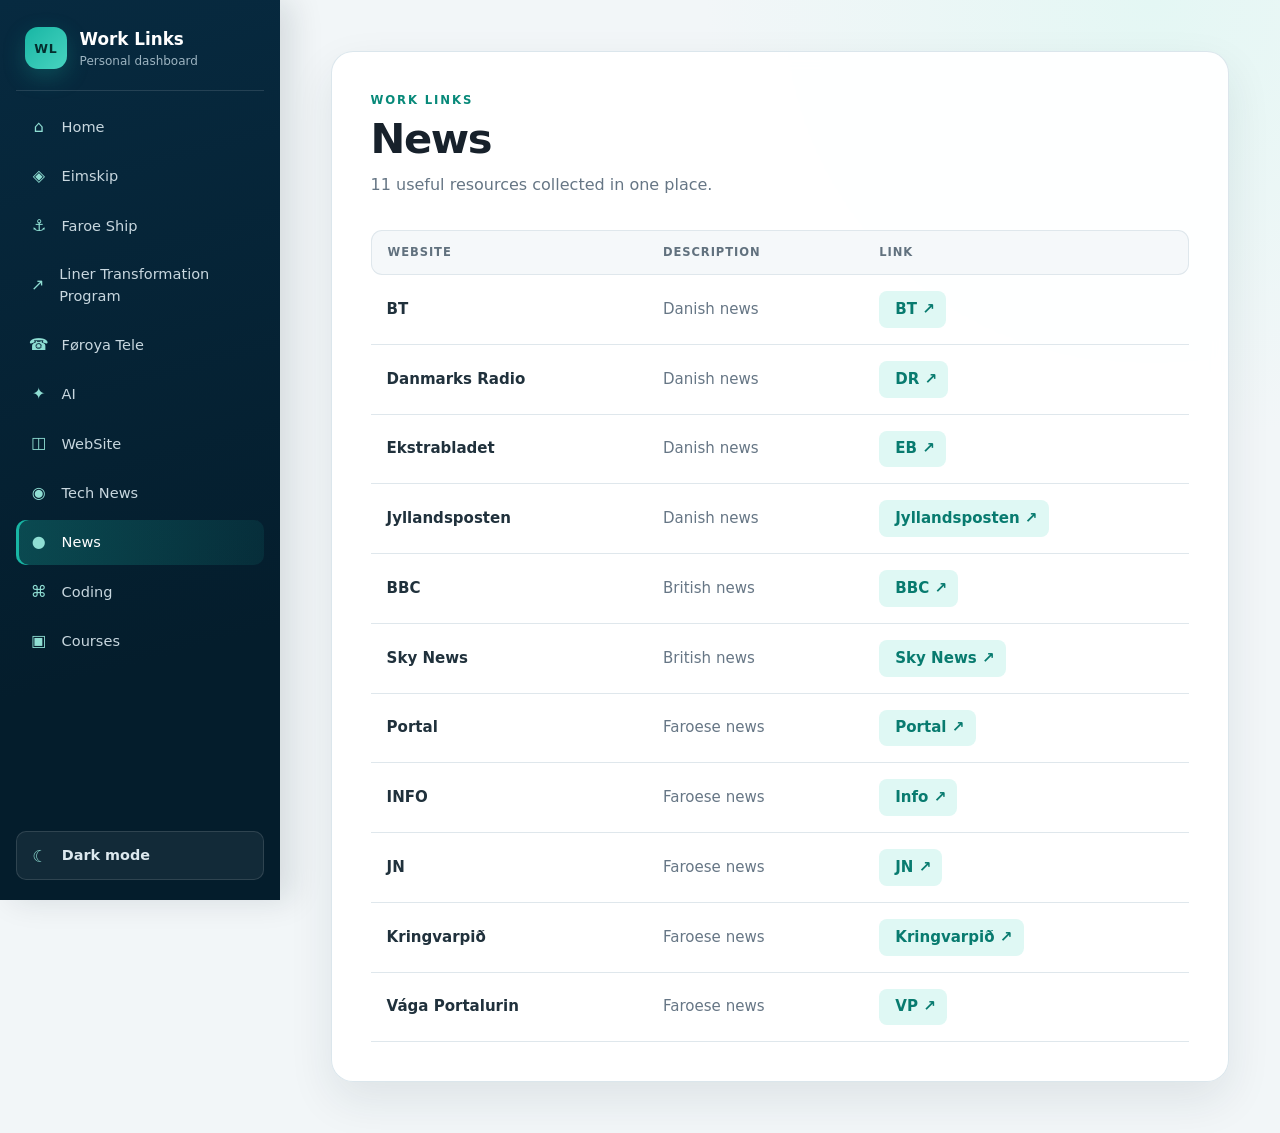
<file: news.html>
<!DOCTYPE html>

<html lang="en">
<head>
<meta charset="utf-8"/>
<meta content="width=device-width,initial-scale=1" name="viewport"/>
<link href="css/style.css" rel="stylesheet"/>
<title>Work links — News</title>
<meta content="#072a40" name="theme-color"/></head>
<body>
<header class="mobile-header"><a class="mobile-brand" href="index.html">Work Links</a><button aria-controls="sidebar" aria-expanded="false" aria-label="Open navigation" class="menu-toggle" type="button">☰</button></header><nav aria-label="Main navigation" class="sidebar" id="sidebar"><div class="sidebar-brand"><span aria-hidden="true" class="brand-mark">WL</span><span><strong>Work Links</strong><small>Personal dashboard</small></span></div>
<a href="index.html"><span aria-hidden="true" class="nav-icon">⌂</span>Home</a>
<a href="eimskip.html"><span aria-hidden="true" class="nav-icon">◈</span>Eimskip</a>
<a href="faroeship.html"><span aria-hidden="true" class="nav-icon">⚓</span>Faroe Ship</a>
<a href="ltp.html"><span aria-hidden="true" class="nav-icon">↗</span>Liner Transformation Program</a>
<a href="ft.html"><span aria-hidden="true" class="nav-icon">☎</span>Føroya Tele</a>
<a href="ai.html"><span aria-hidden="true" class="nav-icon">✦</span>AI</a>
<a href="website.html"><span aria-hidden="true" class="nav-icon">◫</span>WebSite</a>
<a href="technews.html"><span aria-hidden="true" class="nav-icon">◉</span>Tech News</a>
<a href="news.html"><span aria-hidden="true" class="nav-icon">●</span>News</a>
<a href="code.html"><span aria-hidden="true" class="nav-icon">⌘</span>Coding</a>
<a href="courses.html"><span aria-hidden="true" class="nav-icon">▣</span>Courses</a>
<!--<a href="productmanagement.html"><span aria-hidden="true" class="nav-icon">◆</span>Product Management</a>-->
</nav><main class="main-content"><div class="content-card" id="content">
<p class="eyebrow">WORK LINKS</p><h2>News</h2><p class="page-intro">11 useful resources collected in one place.</p>
<table class="table table-striped">
<thead>
<tr><th>Website</th><th>Description</th><th>Link</th></tr>
</thead>
<tbody>
<tr><td>BT</td><td>Danish news</td><td><a class="visit-link" href="http://www.bt.dk/" rel="noopener noreferrer" target="_blank"><i class="fas fa-search"></i> BT  ↗</a></td></tr>
<tr><td>Danmarks Radio</td><td>Danish news</td><td><a class="visit-link" href="https://www.dr.dk/" rel="noopener noreferrer" target="_blank"><i class="fas fa-search"></i> DR  ↗</a></td></tr>
<tr><td>Ekstrabladet</td><td>Danish news</td><td><a class="visit-link" href="http://ekstrabladet.dk/" rel="noopener noreferrer" target="_blank"><i class="fas fa-search"></i> EB  ↗</a></td></tr>
<tr><td>Jyllandsposten</td><td>Danish news</td><td><a class="visit-link" href="https://jyllands-posten.dk/" rel="noopener noreferrer" target="_blank"><i class="fas fa-search"></i> Jyllandsposten  ↗</a></td></tr>
<tr><td>BBC</td><td>British news</td><td><a class="visit-link" href="http://www.bbc.com/" rel="noopener noreferrer" target="_blank"><i class="fas fa-search"></i> BBC  ↗</a></td></tr>
<tr><td>Sky News</td><td>British news</td><td><a class="visit-link" href="http://news.sky.com/" rel="noopener noreferrer" target="_blank"><i class="fas fa-search"></i> Sky News  ↗</a></td></tr>
<tr><td>Portal</td><td>Faroese news</td><td><a class="visit-link" href="http://www.portal.fo/" rel="noopener noreferrer" target="_blank"><i class="fas fa-search"></i> Portal  ↗</a></td></tr>
<tr><td>INFO</td><td>Faroese news</td><td><a class="visit-link" href="http://www.in.fo/" rel="noopener noreferrer" target="_blank"><i class="fas fa-search"></i> Info  ↗</a></td></tr>
<tr><td>JN</td><td>Faroese news</td><td><a class="visit-link" href="http://www.jn.fo/" rel="noopener noreferrer" target="_blank"><i class="fas fa-search"></i> JN  ↗</a></td></tr>
<tr><td>Kringvarpið</td><td>Faroese news</td><td><a class="visit-link" href="http://www.kvf.fo/" rel="noopener noreferrer" target="_blank"><i class="fas fa-search"></i> Kringvarpið  ↗</a></td></tr>
<tr><td>Vága Portalurin</td><td>Faroese news</td><td><a class="visit-link" href="http://www.vp.fo/" rel="noopener noreferrer" target="_blank"><i class="fas fa-search"></i> VP  ↗</a></td></tr>
</tbody>
</table>
</div></main>

<script src="js/nav-active.js"></script>
</body>
</html>
</file>
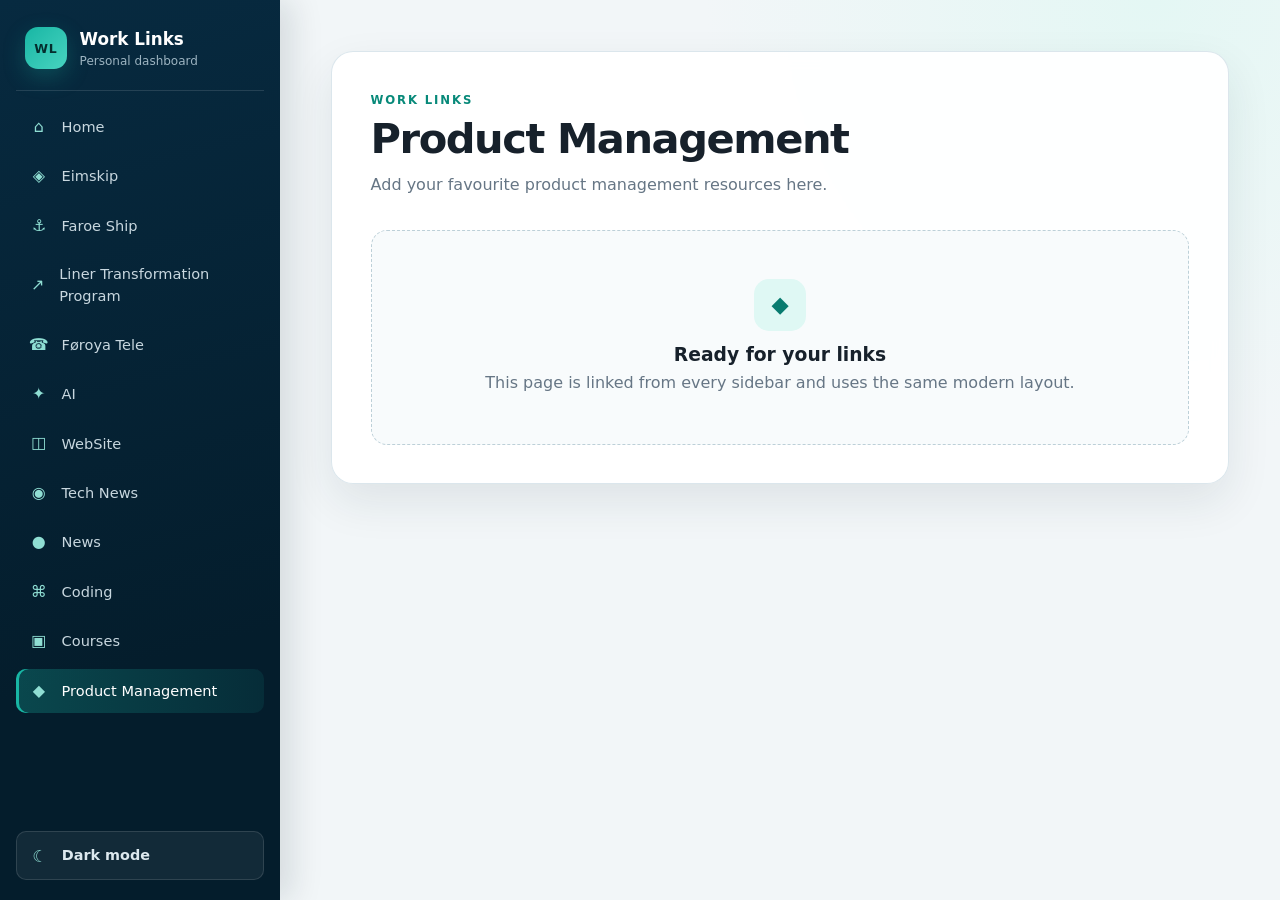
<file: productmanagement.html>
<!doctype html><html lang="en"><head><meta charset="utf-8"><meta name="viewport" content="width=device-width,initial-scale=1"><meta name="theme-color" content="#072a40"><link rel="stylesheet" href="css/style.css"><title>Work links — Product Management</title></head><body><header class="mobile-header"><a class="mobile-brand" href="index.html">Work Links</a><button class="menu-toggle" type="button" aria-controls="sidebar" aria-expanded="false" aria-label="Open navigation">☰</button></header><nav id="sidebar" class="sidebar" aria-label="Main navigation"><div class="sidebar-brand"><span class="brand-mark" aria-hidden="true">WL</span><span><strong>Work Links</strong><small>Personal dashboard</small></span></div>
<a href="index.html"><span class="nav-icon">⌂</span>Home</a><a href="eimskip.html"><span class="nav-icon">◈</span>Eimskip</a><a href="faroeship.html"><span class="nav-icon">⚓</span>Faroe Ship</a><a href="ltp.html"><span class="nav-icon">↗</span>Liner Transformation Program</a><a href="ft.html"><span class="nav-icon">☎</span>Føroya Tele</a><a href="ai.html"><span class="nav-icon">✦</span>AI</a><a href="website.html"><span class="nav-icon">◫</span>WebSite</a><a href="technews.html"><span class="nav-icon">◉</span>Tech News</a><a href="news.html"><span class="nav-icon">●</span>News</a><a href="code.html"><span class="nav-icon">⌘</span>Coding</a><a href="courses.html"><span class="nav-icon">▣</span>Courses</a><a href="productmanagement.html"><span class="nav-icon">◆</span>Product Management</a></nav><main class="main-content"><div id="content" class="content-card"><p class="eyebrow">WORK LINKS</p><h2>Product Management</h2><p class="page-intro">Add your favourite product management resources here.</p><div class="empty-state"><span>◆</span><h3>Ready for your links</h3><p>This page is linked from every sidebar and uses the same modern layout.</p></div></div></main><script src="js/nav-active.js"></script></body></html>
</file>
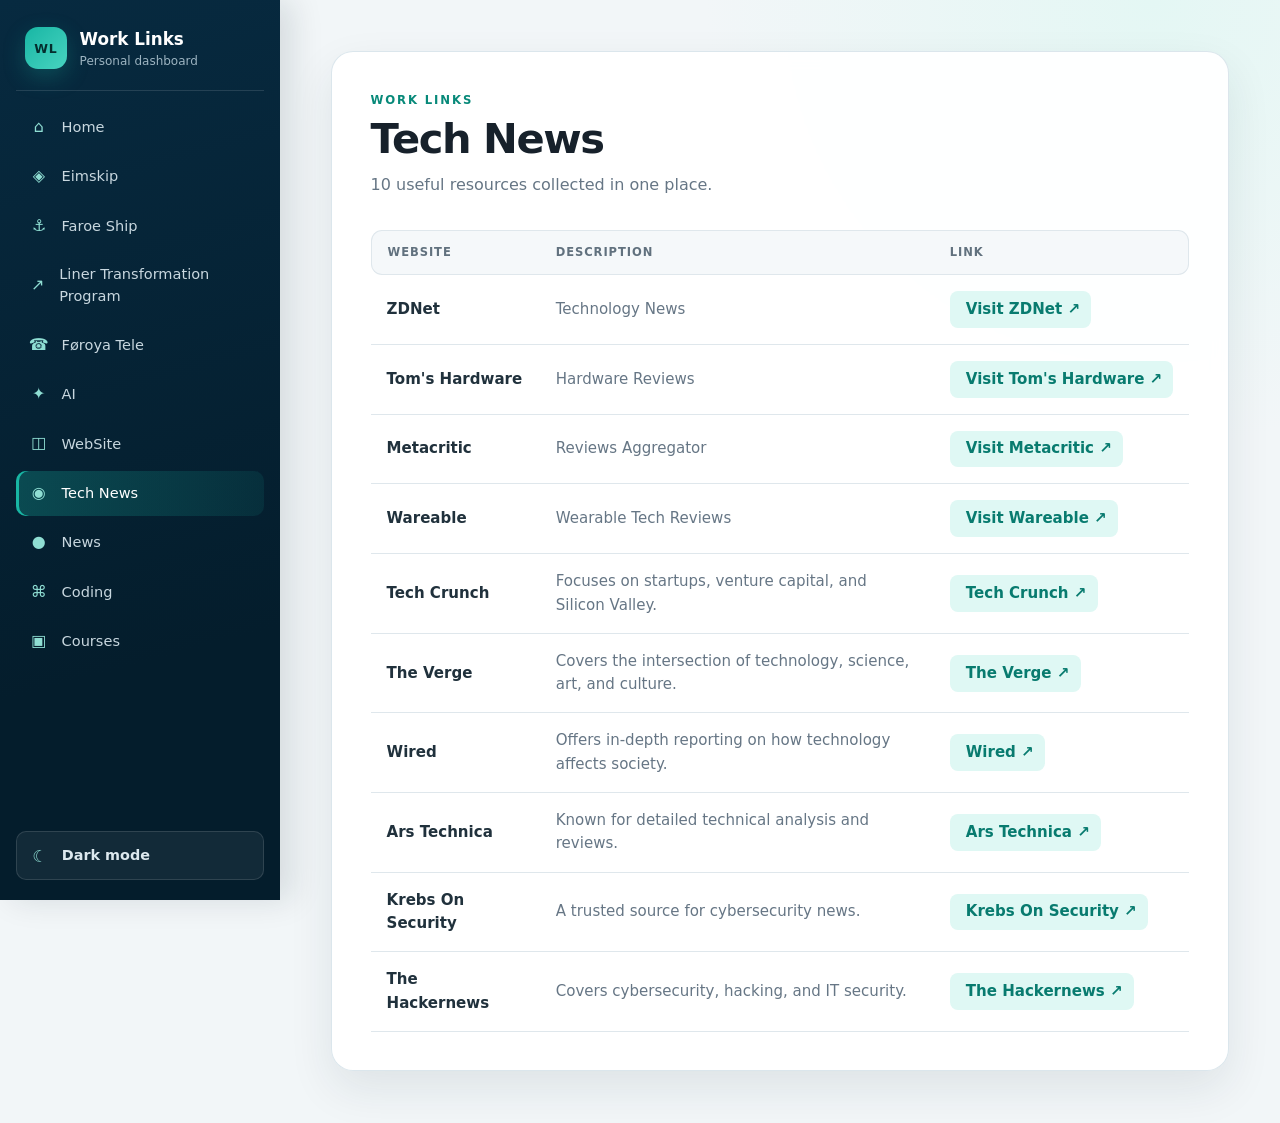
<file: technews.html>
<!DOCTYPE html>

<html lang="en">
<head>
<meta charset="utf-8"/>
<meta content="width=device-width,initial-scale=1" name="viewport"/>
<link href="css/style.css" rel="stylesheet"/>
<title>Work links — Tech News</title>
<meta content="#072a40" name="theme-color"/></head>
<body>
<header class="mobile-header"><a class="mobile-brand" href="index.html">Work Links</a><button aria-controls="sidebar" aria-expanded="false" aria-label="Open navigation" class="menu-toggle" type="button">☰</button></header><nav aria-label="Main navigation" class="sidebar" id="sidebar"><div class="sidebar-brand"><span aria-hidden="true" class="brand-mark">WL</span><span><strong>Work Links</strong><small>Personal dashboard</small></span></div>
<a href="index.html"><span aria-hidden="true" class="nav-icon">⌂</span>Home</a>
<a href="eimskip.html"><span aria-hidden="true" class="nav-icon">◈</span>Eimskip</a>
<a href="faroeship.html"><span aria-hidden="true" class="nav-icon">⚓</span>Faroe Ship</a>
<a href="ltp.html"><span aria-hidden="true" class="nav-icon">↗</span>Liner Transformation Program</a>
<a href="ft.html"><span aria-hidden="true" class="nav-icon">☎</span>Føroya Tele</a>
<a href="ai.html"><span aria-hidden="true" class="nav-icon">✦</span>AI</a>
<a href="website.html"><span aria-hidden="true" class="nav-icon">◫</span>WebSite</a>
<a href="technews.html"><span aria-hidden="true" class="nav-icon">◉</span>Tech News</a>
<a href="news.html"><span aria-hidden="true" class="nav-icon">●</span>News</a>
<a href="code.html"><span aria-hidden="true" class="nav-icon">⌘</span>Coding</a>
<a href="courses.html"><span aria-hidden="true" class="nav-icon">▣</span>Courses</a>
<!--<a href="productmanagement.html"><span aria-hidden="true" class="nav-icon">◆</span>Product Management</a>-->
</nav><main class="main-content"><div class="content-card" id="content">
<p class="eyebrow">WORK LINKS</p><h2>Tech News</h2><p class="page-intro">10 useful resources collected in one place.</p>
<table class="table table-striped">
<thead>
<tr><th>Website</th><th>Description</th><th>Link</th></tr>
</thead>
<tbody>
<tr>
<td>ZDNet</td>
<td>Technology News</td>
<td><a class="visit-link" href="https://www.zdnet.com/" rel="noopener noreferrer" target="_blank"><i class="fas fa-newspaper"></i> Visit ZDNet  ↗</a></td>
</tr>
<tr>
<td>Tom's Hardware</td>
<td>Hardware Reviews</td>
<td><a class="visit-link" href="http://www.tomshardware.com/" rel="noopener noreferrer" target="_blank"><i class="fas fa-tools"></i> Visit Tom's Hardware  ↗</a></td>
</tr>
<tr>
<td>Metacritic</td>
<td>Reviews Aggregator</td>
<td><a class="visit-link" href="https://www.metacritic.com/" rel="noopener noreferrer" target="_blank"><i class="fas fa-star"></i> Visit Metacritic  ↗</a></td>
</tr>
<tr>
<td>Wareable</td>
<td>Wearable Tech Reviews</td>
<td><a class="visit-link" href="https://www.wareable.com/" rel="noopener noreferrer" target="_blank"><i class="fas fa-watch"></i> Visit Wareable  ↗</a></td>
</tr>
<tr>
<td>Tech Crunch</td>
<td>Focuses on startups, venture capital, and Silicon Valley.</td>
<td><a class="visit-link" href="https://techcrunch.com/" rel="noopener noreferrer" target="_blank"><i class="fas fa-watch"></i> Tech Crunch  ↗</a></td>
</tr>
<tr>
<td>The Verge</td>
<td>Covers the intersection of technology, science, art, and culture.</td>
<td><a class="visit-link" href="https://www.theverge.com/" rel="noopener noreferrer" target="_blank"><i class="fas fa-watch"></i> The Verge  ↗</a></td>
</tr>
<tr>
<td>Wired</td>
<td>Offers in-depth reporting on how technology affects society.</td>
<td><a class="visit-link" href="https://www.wired.com/" rel="noopener noreferrer" target="_blank"><i class="fas fa-watch"></i> Wired  ↗</a></td>
</tr>
<tr>
<td>Ars Technica</td>
<td>Known for detailed technical analysis and reviews.</td>
<td><a class="visit-link" href="https://arstechnica.com/" rel="noopener noreferrer" target="_blank"><i class="fas fa-watch"></i> Ars Technica  ↗</a></td>
</tr>
<tr>
<td>Krebs On Security</td>
<td>A trusted source for cybersecurity news.</td>
<td><a class="visit-link" href="https://krebsonsecurity.com/" rel="noopener noreferrer" target="_blank"><i class="fas fa-watch"></i> Krebs On Security  ↗</a></td>
</tr>
<tr>
<td>The Hackernews</td>
<td>Covers cybersecurity, hacking, and IT security.</td>
<td><a class="visit-link" href="https://thehackernews.com/" rel="noopener noreferrer" target="_blank"><i class="fas fa-watch"></i> The Hackernews  ↗</a></td>
</tr>
</tbody>
</table>
</div></main>

<script src="js/nav-active.js"></script>
</body>
</html>
</file>
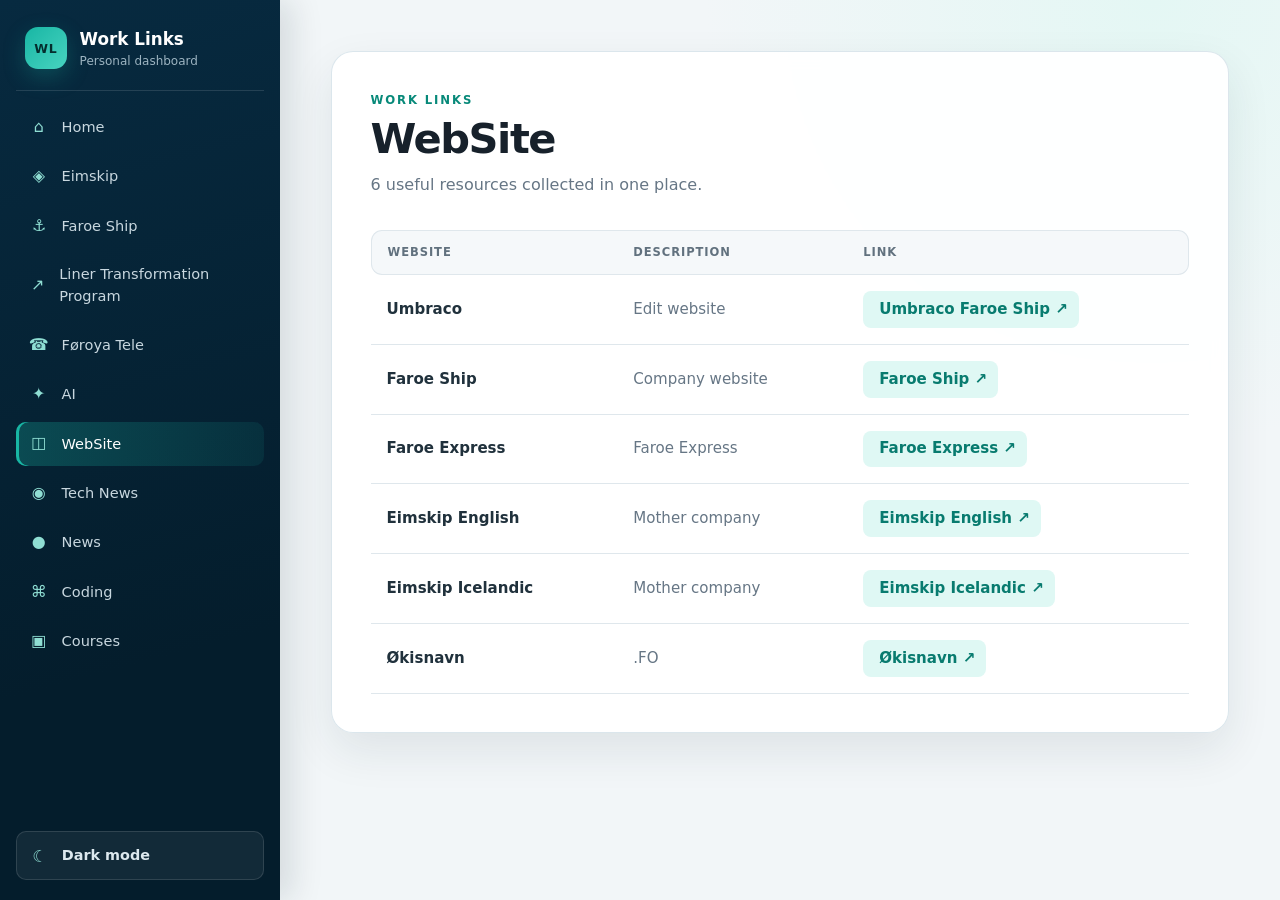
<file: website.html>
<!DOCTYPE html>

<html lang="en">
<head>
<meta charset="utf-8"/>
<meta content="width=device-width,initial-scale=1" name="viewport"/>
<link href="css/style.css" rel="stylesheet"/>
<title>Work links — WebSite</title>
<meta content="#072a40" name="theme-color"/></head>
<body>
<header class="mobile-header"><a class="mobile-brand" href="index.html">Work Links</a><button aria-controls="sidebar" aria-expanded="false" aria-label="Open navigation" class="menu-toggle" type="button">☰</button></header><nav aria-label="Main navigation" class="sidebar" id="sidebar"><div class="sidebar-brand"><span aria-hidden="true" class="brand-mark">WL</span><span><strong>Work Links</strong><small>Personal dashboard</small></span></div>
<a href="index.html"><span aria-hidden="true" class="nav-icon">⌂</span>Home</a>
<a href="eimskip.html"><span aria-hidden="true" class="nav-icon">◈</span>Eimskip</a>
<a href="faroeship.html"><span aria-hidden="true" class="nav-icon">⚓</span>Faroe Ship</a>
<a href="ltp.html"><span aria-hidden="true" class="nav-icon">↗</span>Liner Transformation Program</a>
<a href="ft.html"><span aria-hidden="true" class="nav-icon">☎</span>Føroya Tele</a>
<a href="ai.html"><span aria-hidden="true" class="nav-icon">✦</span>AI</a>
<a href="website.html"><span aria-hidden="true" class="nav-icon">◫</span>WebSite</a>
<a href="technews.html"><span aria-hidden="true" class="nav-icon">◉</span>Tech News</a>
<a href="news.html"><span aria-hidden="true" class="nav-icon">●</span>News</a>
<a href="code.html"><span aria-hidden="true" class="nav-icon">⌘</span>Coding</a>
<a href="courses.html"><span aria-hidden="true" class="nav-icon">▣</span>Courses</a>
<!--<a href="productmanagement.html"><span aria-hidden="true" class="nav-icon">◆</span>Product Management</a>-->
</nav><main class="main-content"><div class="content-card" id="content">
<p class="eyebrow">WORK LINKS</p><h2>WebSite</h2><p class="page-intro">6 useful resources collected in one place.</p>
<table class="table table-striped">
<thead>
<tr><th>Website</th><th>Description</th><th>Link</th></tr>
</thead>
<tbody>
<tr>
<td>Umbraco</td>
<td>Edit website</td>
<td><a class="visit-link" href="https://www.faroeship.com/umbraco/login" rel="noopener noreferrer" target="_blank"><i class="fas fa-search"></i> Umbraco Faroe Ship  ↗</a></td>
</tr>
<tr>
<td>Faroe Ship</td>
<td>Company website</td>
<td><a class="visit-link" href="https://www.faroeship.com/" rel="noopener noreferrer" target="_blank"><i class="fas fa-search"></i> Faroe Ship  ↗</a></td>
</tr>
<tr>
<td>Faroe Express</td>
<td>Faroe Express</td>
<td><a class="visit-link" href="https://www.faroeexpress.com" rel="noopener noreferrer" target="_blank"><i class="fas fa-search"></i> Faroe Express  ↗</a></td>
</tr>
<tr>
<td>Eimskip English</td>
<td>Mother company</td>
<td><a class="visit-link" href="https://www.eimskip.com" rel="noopener noreferrer" target="_blank"><i class="fas fa-search"></i> Eimskip English  ↗</a></td>
</tr>
<tr>
<td>Eimskip Icelandic</td>
<td>Mother company</td>
<td><a class="visit-link" href="https://www.eimskip.is" rel="noopener noreferrer" target="_blank"><i class="fas fa-search"></i> Eimskip Icelandic  ↗</a></td>
</tr>
<tr>
<td>Økisnavn</td>
<td>.FO</td>
<td><a class="visit-link" href="https://www.økisnavn.fo" rel="noopener noreferrer" target="_blank"><i class="fas fa-search"></i> Økisnavn  ↗</a></td>
</tr>
</tbody>
</table>
</div></main>

<script src="js/nav-active.js"></script>
</body>
</html>
</file>
<file: css/style.css>
:root{
  --nav:#072a40;
  --nav-2:#0b3b59;
  --accent:#18b6a4;
  --accent-soft:#dff8f4;
  --ink:#17212b;
  --muted:#667685;
  --line:#dfe7ec;
  --surface:#fff;
  --canvas:#f2f6f8;
  --sidebar:280px;
  --shadow:0 18px 45px rgba(22,45,58,.09)
}
*{
  box-sizing:border-box
}
html{
  font-size:16px;
  scroll-behavior:smooth
}
body{
  margin:0;
  background:radial-gradient(circle at 90% 0,#e4f7f4 0,transparent 28rem),var(--canvas);
  color:var(--ink);
  font-family:Inter,ui-sans-serif,system-ui,-apple-system,"Segoe UI",sans-serif;line-height:1.55
}
a{
  color:inherit
}
.sidebar{
  position:fixed;
  inset:0 auto 0 0;
  width:var(--sidebar);
  padding:1.25rem 1rem;
  background:linear-gradient(165deg,var(--nav),#041d2c 72%);
  color:#dce8ee;
  display:flex;
  flex-direction:column;
  gap:.3rem;
  overflow-y:auto;z-index:30;
  box-shadow:12px 0 30px rgba(4,29,44,.12)
}
.sidebar-brand{
  display:flex;
  align-items:center;
  gap:.8rem;padding:.35rem .55rem 1.2rem;
  margin-bottom:.55rem;
  border-bottom:1px solid rgba(255,255,255,.12)
}
.brand-mark{
  display:grid;
  place-items:center;
  width:42px;
  height:42px;
  border-radius:13px;
  background:linear-gradient(135deg,var(--accent),#48d3c0);
  color:#042d2d;
  font-size:.78rem;
  font-weight:900;
  letter-spacing:.05em;box-shadow:0 8px 22px rgba(24,182,164,.25)
}
.sidebar-brand strong,.sidebar-brand small{
  display:block
}
.sidebar-brand strong{
  color:#fff;
  font-size:1.05rem
}
.sidebar-brand small{
  color:#9db4c1;
  font-size:.75rem;
  margin-top:.05rem
}
.sidebar a{
  display:flex;
  align-items:center;
  gap:.75rem;min-height:43px;
  padding:.62rem .75rem;
  border-radius:10px;
  text-decoration:none;
  color:#c8d7df;
  font-size:.91rem;
  font-weight:540;
  transition:.18s ease
}
.sidebar a:hover{
  background:rgba(255,255,255,.08);
  color:#fff;
  transform:translateX(2px)
}
.sidebar a.active{
  background:linear-gradient(90deg,rgba(24,182,164,.28),rgba(24,182,164,.10));
  color:#fff;
  box-shadow:inset 3px 0 var(--accent)
}
.nav-icon{
  width:1.35rem;
  text-align:center;
  color:#8fded3;
  font-size:1rem
}
.main-content{
  margin-left:var(--sidebar);
  min-height:100vh;
  padding:clamp(1.5rem,4vw,4rem)
}
.content-card{
  max-width:1180px;
  margin:0 auto;
  background:rgba(255,255,255,.94);
  border:1px solid rgba(215,228,234,.9);
  border-radius:22px;
  padding:clamp(1.25rem,3vw,2.5rem);
  box-shadow:var(--shadow);
  backdrop-filter:blur(8px)
}
.eyebrow{margin:0 0 .35rem;
  color:#078979;
  font-weight:800;
  font-size:.73rem;letter-spacing:.16em
}
h1,h2,h3{
  margin:0;
  color:var(--ink);
  line-height:1.2
}
h2{
  font-size:clamp(1.8rem,4vw,2.6rem);
  letter-spacing:-.035em
}
.page-intro{
  margin:.55rem 0 2rem;
  color:var(--muted);
  font-size:1rem
}
.table{
  width:100%;
  border-collapse:separate;
  border-spacing:0;
  font-size:.94rem;
  overflow:hidden
}
.table th{
  padding:.8rem 1rem;
  text-align:left;
  color:#61717e;
  background:#f5f8fa;
  border-top:1px solid var(--line);
  border-bottom:1px solid var(--line);
  font-size:.72rem;
  text-transform:uppercase;
  letter-spacing:.08em
}
.table th:first-child{
  border-left:1px solid var(--line);
  border-radius:11px 0 0 11px
}
.table th:last-child{
  border-right:1px solid var(--line);
  border-radius:0 11px 11px 0
}
.table td{
  padding:1rem;
  border-bottom:1px solid var(--line);
  vertical-align:middle
}
.table tbody tr{
  transition:.15s ease
}
.table tbody tr:hover{
  background:#f7fbfb
}
.table td:first-child{
  font-weight:720;
  color:#20313c
}
.table td:nth-child(2){
  color:var(--muted)
}
.visit-link{
  display:inline-flex;
  align-items:center;
  gap:.3rem;
  padding:.42rem .7rem;
  border-radius:8px;
  background:var(--accent-soft);
  color:#087b6f!important;
  text-decoration:none;
  font-weight:750;
  white-space:nowrap
}
.visit-link:hover{
  background:#c8f1eb;
  color:#045d55!important
}
.empty-state{
  text-align:center;
  padding:3rem 1rem;
  border:1px dashed #bdd0d8;
  border-radius:16px;
  background:#f8fbfc;
  color:var(--muted)
}
.empty-state>span{
  display:inline-grid;
  place-items:center;
  width:52px;
  height:52px;
  border-radius:15px;
  background:var(--accent-soft);
  color:#087b6f;
  font-size:1.4rem
}
.empty-state h3{
  margin:.8rem 0 .3rem
}
.empty-state p{
  margin:0
}
.mobile-header{
  display:none
}
:focus-visible
{outline:3px solid #60dfcf;
  outline-offset:3px
}
@media(max-width:820px){
  body.nav-open{
    overflow:hidden
  }
  .mobile-header{
    height:62px;
    display:flex;
    position:sticky;
    top:0;
    z-index:25;
    align-items:center;
    justify-content:space-between;
    padding:0 1rem;
    background:rgba(7,42,64,.96);
    color:#fff;
    backdrop-filter:blur(9px);
    box-shadow:0 6px 20px rgba(4,29,44,.14)
  }
  .mobile-brand{
    text-decoration:none;
    font-weight:800;
    letter-spacing:-.01em
  }
  .menu-toggle{
    width:40px;
    height:40px;
    border:1px solid rgba(255,255,255,.22);
    border-radius:10px;background:rgba(255,255,255,.08);
    color:#fff;
    font-size:1.25rem;
    cursor:pointer
  }
  .sidebar{
    transform:translateX(-105%);
    transition:transform .22s ease
  }
  .nav-open .sidebar{
    transform:translateX(0)
  }
  .main-content{
    margin-left:0;
    padding:1rem
  }
  .content-card{
    border-radius:16px
  }
  .table thead{
    display:none
  }
  .table,.table tbody,.table tr,.table td{
    display:block;
    width:100%
  }
  .table tr{
    margin-bottom:.85rem;
    border:1px solid var(--line);
    border-radius:13px;
    overflow:hidden;
    background:#fff;
    box-shadow:0 6px 18px rgba(22,45,58,.05)
  }
  .table td{
    border-bottom:1px solid var(--line);
    padding:.8rem 1rem
  }
  .table td:last-child{
    border-bottom:0
  }
  .visit-link{
    width:100%;
    justify-content:center
  }
}
@media(prefers-reduced-motion:reduce){
  *{
    scroll-behavior:auto!important;
    transition:none!important
  }
}

/* Dark / light theme */
body.dark-theme{
  --ink:#e9f0f4;
  --muted:#9fb0bc;
  --line:#29404e;
  --surface:#102733;
  --canvas:#071821;
  --accent-soft:#103b3a;
  background:radial-gradient(circle at 90% 0,#123c3b 0,transparent 28rem),var(--canvas);
}
body.dark-theme .content-card{background:rgba(13,35,46,.96);border-color:#29404e;box-shadow:0 18px 45px rgba(0,0,0,.22)}
body.dark-theme .table th{background:#132d3a;color:#aebdc7;border-color:var(--line)}
body.dark-theme .table td{border-color:var(--line)}
body.dark-theme .table tbody tr:hover{background:#112d38}
body.dark-theme .table td:first-child{color:#eef5f7}
body.dark-theme .visit-link{background:#103b3a;color:#67ddce!important}
body.dark-theme .visit-link:hover{background:#164b49;color:#9aeee4!important}
body.dark-theme .empty-state{background:#102733;border-color:#355260;color:var(--muted)}
body.dark-theme .sidebar{background:linear-gradient(165deg,#031a27,#020f17 72%)}
.theme-toggle{margin-top:auto;display:flex;align-items:center;gap:.7rem;width:100%;min-height:44px;padding:.65rem .75rem;border:1px solid rgba(255,255,255,.12);border-radius:10px;background:rgba(255,255,255,.06);color:#dce8ee;font:inherit;font-size:.9rem;font-weight:650;cursor:pointer;transition:.18s ease}
.theme-toggle:hover{background:rgba(255,255,255,.11);color:#fff}.theme-toggle-icon{width:1.35rem;text-align:center;color:#8fded3;font-size:1.05rem}
.mobile-actions{display:flex;align-items:center;gap:.5rem}.mobile-theme-toggle{display:none;width:40px;height:40px;border:1px solid rgba(255,255,255,.22);border-radius:10px;background:rgba(255,255,255,.08);color:#fff;font-size:1.05rem;cursor:pointer}
@media(max-width:820px){body.dark-theme .mobile-header{background:rgba(3,26,39,.97)}body.dark-theme .table tr{background:#102733;border-color:#29404e}.theme-toggle{display:none}.mobile-theme-toggle{display:block}}
</file>
